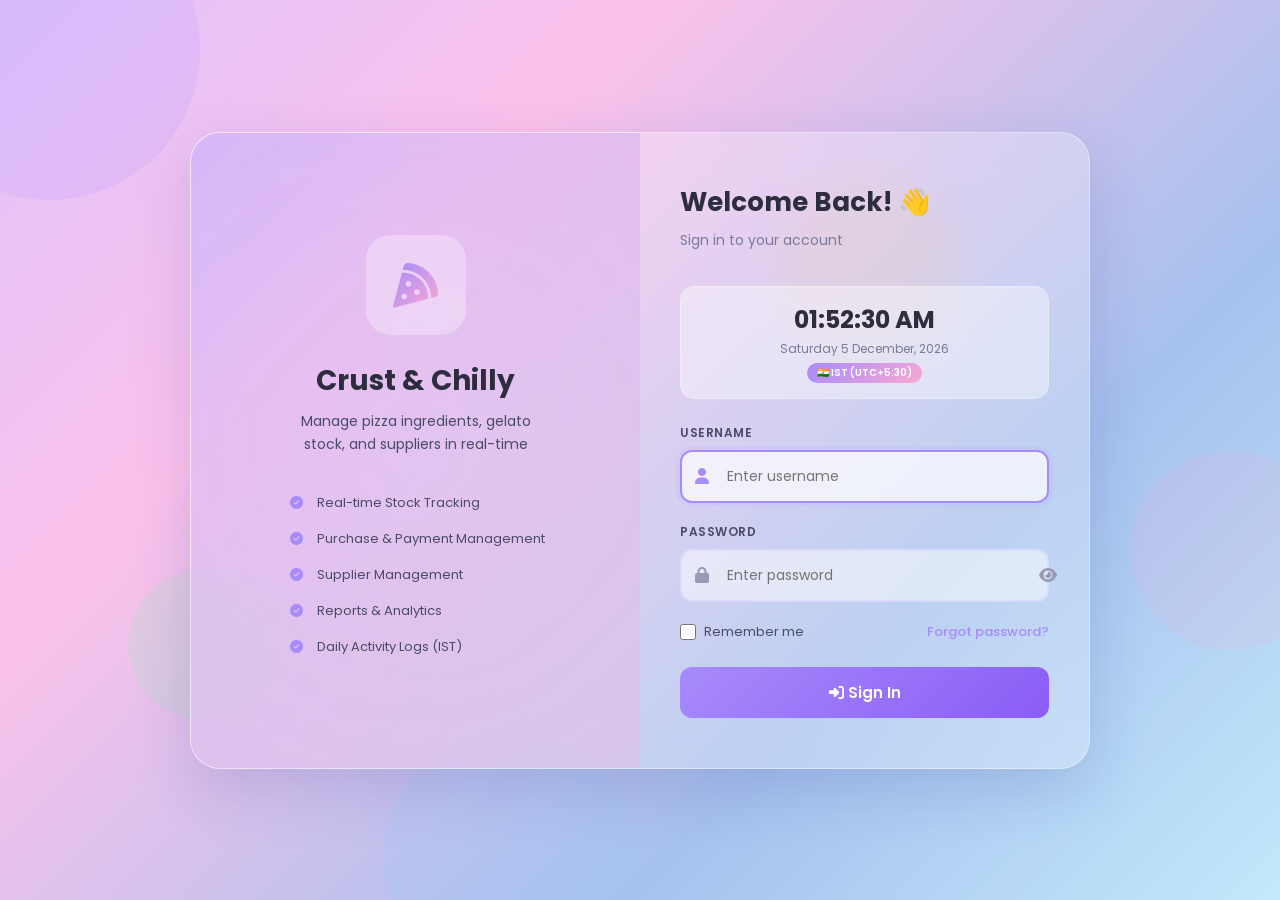
<file: login.html>
<!DOCTYPE html>
<html lang="en">
<head>
    <meta charset="UTF-8">
    <meta name="viewport" content="width=device-width, initial-scale=1.0">
    <title>Inventory System - Login</title>
    <link href="https://fonts.googleapis.com/css2?family=Poppins:wght@300;400;500;600;700&display=swap" rel="stylesheet">
    <link href="https://cdnjs.cloudflare.com/ajax/libs/font-awesome/6.4.0/css/all.min.css" rel="stylesheet">

    <!-- SEO Meta Tags -->
<meta name="description" content="Modern Inventory Management System - Track products, purchases, suppliers, and generate reports">
<meta name="keywords" content="inventory, stock, management, business, warehouse, POS">
<meta name="author" content="AI Tool Cor">
<meta name="robots" content="index, follow">

<!-- Open Graph / Facebook -->
<meta property="og:type" content="website">
<meta property="og:url" content="https://inventory.aitoolcor.com/">
<meta property="og:title" content="Inventory System - AI Tool Cor">
<meta property="og:description" content="Modern Inventory Management System">
<meta property="og:image" content="https://inventory.aitoolcor.com/assets/images/og-image.png">

<!-- Twitter -->
<meta property="twitter:card" content="summary_large_image">
<meta property="twitter:url" content="https://inventory.aitoolcor.com/">
<meta property="twitter:title" content="Inventory System">
<meta property="twitter:description" content="Modern Inventory Management System">

<!-- Favicon -->
<link rel="icon" type="image/png" sizes="32x32" href="/assets/images/favicon-32.png">
<link rel="icon" type="image/png" sizes="16x16" href="/assets/images/favicon-16.png">
<link rel="apple-touch-icon" sizes="180x180" href="/assets/images/apple-touch-icon.png">

<!-- PWA Manifest -->
<link rel="manifest" href="/manifest.json">
<meta name="theme-color" content="#a78bfa">

<!-- iOS PWA -->
<meta name="apple-mobile-web-app-capable" content="yes">
<meta name="apple-mobile-web-app-status-bar-style" content="default">
<meta name="apple-mobile-web-app-title" content="Inventory">

    <style>
        /* ── Reset ── */
        * {
            margin: 0;
            padding: 0;
            box-sizing: border-box;
        }

        body {
            font-family: 'Poppins', sans-serif;
            background: linear-gradient(135deg, #e0c3fc 0%, #fbc2eb 30%, #a6c1ee 70%, #c2e9fb 100%);
            background-attachment: fixed;
            min-height: 100vh;
            display: flex;
            align-items: center;
            justify-content: center;
            padding: 20px;
            overflow: hidden;
        }

        /* ── Animated Background ── */
        .bg-shapes {
            position: fixed;
            top: 0;
            left: 0;
            width: 100%;
            height: 100%;
            z-index: 0;
            overflow: hidden;
        }

        .bg-shapes .shape {
            position: absolute;
            border-radius: 50%;
            opacity: 0.15;
            animation: floatShape 20s infinite ease-in-out;
        }

        .shape:nth-child(1) {
            width: 300px;
            height: 300px;
            background: #a78bfa;
            top: -100px;
            left: -100px;
            animation-delay: 0s;
        }

        .shape:nth-child(2) {
            width: 200px;
            height: 200px;
            background: #f9a8d4;
            top: 50%;
            right: -50px;
            animation-delay: -5s;
        }

        .shape:nth-child(3) {
            width: 250px;
            height: 250px;
            background: #93c5fd;
            bottom: -80px;
            left: 30%;
            animation-delay: -10s;
        }

        .shape:nth-child(4) {
            width: 180px;
            height: 180px;
            background: #fdba74;
            top: 20%;
            right: 25%;
            animation-delay: -15s;
        }

        .shape:nth-child(5) {
            width: 150px;
            height: 150px;
            background: #86efac;
            bottom: 20%;
            left: 10%;
            animation-delay: -8s;
        }

        @keyframes floatShape {
            0%, 100% { transform: translate(0, 0) rotate(0deg) scale(1); }
            25% { transform: translate(30px, -30px) rotate(90deg) scale(1.1); }
            50% { transform: translate(-20px, 20px) rotate(180deg) scale(0.9); }
            75% { transform: translate(20px, 30px) rotate(270deg) scale(1.05); }
        }

        /* ── Login Container ── */
        .login-container {
            position: relative;
            z-index: 1;
            width: 100%;
            max-width: 900px;
            display: flex;
            background: rgba(255, 255, 255, 0.25);
            backdrop-filter: blur(20px);
            -webkit-backdrop-filter: blur(20px);
            border-radius: 30px;
            border: 1px solid rgba(255, 255, 255, 0.4);
            box-shadow: 0 20px 60px rgba(31, 38, 135, 0.15);
            overflow: hidden;
            animation: slideUp 0.6s ease;
        }

        @keyframes slideUp {
            from {
                opacity: 0;
                transform: translateY(30px);
            }
            to {
                opacity: 1;
                transform: translateY(0);
            }
        }

        /* ── Left Panel (Branding) ── */
        .login-branding {
            flex: 1;
            background: linear-gradient(135deg, rgba(167, 139, 250, 0.4), rgba(249, 168, 212, 0.3));
            padding: 50px 40px;
            display: flex;
            flex-direction: column;
            justify-content: center;
            align-items: center;
            text-align: center;
            position: relative;
            overflow: hidden;
        }

        .login-branding::before {
            content: '';
            position: absolute;
            top: -50%;
            left: -50%;
            width: 200%;
            height: 200%;
            background: radial-gradient(circle, rgba(255, 255, 255, 0.1) 0%, transparent 70%);
            animation: rotateBg 30s infinite linear;
        }

        @keyframes rotateBg {
            0% { transform: rotate(0deg); }
            100% { transform: rotate(360deg); }
        }

        .branding-icon {
            width: 100px;
            height: 100px;
            background: rgba(255, 255, 255, 0.3);
            border-radius: 25px;
            display: flex;
            align-items: center;
            justify-content: center;
            margin-bottom: 25px;
            position: relative;
            z-index: 1;
        }

        .branding-icon i {
            font-size: 45px;
            background: linear-gradient(135deg, #a78bfa, #f9a8d4);
            -webkit-background-clip: text;
            -webkit-text-fill-color: transparent;
            background-clip: text;
        }

        .branding-title {
            font-size: 28px;
            font-weight: 700;
            color: #2d2d3f;
            margin-bottom: 8px;
            position: relative;
            z-index: 1;
        }

        .branding-subtitle {
            font-size: 14px;
            color: #4a4a6a;
            max-width: 250px;
            line-height: 1.6;
            position: relative;
            z-index: 1;
        }

        .branding-features {
            margin-top: 30px;
            text-align: left;
            position: relative;
            z-index: 1;
        }

        .branding-features .feature {
            display: flex;
            align-items: center;
            gap: 10px;
            padding: 8px 0;
            font-size: 13px;
            color: #4a4a6a;
        }

        .branding-features .feature i {
            color: #a78bfa;
            width: 20px;
            text-align: center;
        }

        /* ── Right Panel (Form) ── */
        .login-form-section {
            flex: 1;
            padding: 50px 40px;
            display: flex;
            flex-direction: column;
            justify-content: center;
        }

        .login-header {
            margin-bottom: 35px;
        }

        .login-header h1 {
            font-size: 26px;
            font-weight: 700;
            color: #2d2d3f;
            margin-bottom: 8px;
        }

        .login-header p {
            font-size: 14px;
            color: #7a7a9a;
        }

        /* ── Indian Time Display ── */
        .time-display {
            background: rgba(255, 255, 255, 0.4);
            border-radius: 15px;
            padding: 15px 20px;
            margin-bottom: 25px;
            text-align: center;
            border: 1px solid rgba(255, 255, 255, 0.3);
        }

        .time-display .indian-time {
            font-size: 24px;
            font-weight: 700;
            color: #2d2d3f;
            font-variant-numeric: tabular-nums;
        }

        .time-display .indian-date {
            font-size: 12px;
            color: #7a7a9a;
            margin-top: 3px;
        }

        .time-display .timezone-badge {
            display: inline-block;
            padding: 2px 10px;
            background: linear-gradient(135deg, #a78bfa, #f9a8d4);
            color: white;
            font-size: 10px;
            font-weight: 600;
            border-radius: 20px;
            margin-top: 5px;
        }

        /* ── Form Styles ── */
        .form-group {
            margin-bottom: 20px;
            position: relative;
        }

        .form-group label {
            display: block;
            font-size: 12px;
            font-weight: 600;
            color: #4a4a6a;
            text-transform: uppercase;
            letter-spacing: 0.5px;
            margin-bottom: 8px;
        }

        .input-wrapper {
            position: relative;
        }

        .input-wrapper i {
            position: absolute;
            left: 15px;
            top: 50%;
            transform: translateY(-50%);
            color: #9999b3;
            font-size: 16px;
            transition: all 0.3s ease;
        }

        .input-wrapper input {
            width: 100%;
            padding: 14px 15px 14px 45px;
            border: 2px solid rgba(167, 139, 250, 0.15);
            border-radius: 12px;
            background: rgba(255, 255, 255, 0.5);
            font-family: 'Poppins', sans-serif;
            font-size: 14px;
            color: #2d2d3f;
            outline: none;
            transition: all 0.3s ease;
        }

        .input-wrapper input:focus {
            border-color: #a78bfa;
            background: rgba(255, 255, 255, 0.7);
            box-shadow: 0 0 0 4px rgba(167, 139, 250, 0.1);
        }

        .input-wrapper input:focus + i,
        .input-wrapper input:focus ~ i {
            color: #a78bfa;
        }

        .input-wrapper .toggle-password {
            position: absolute;
            right: 15px;
            top: 50%;
            transform: translateY(-50%);
            background: none;
            border: none;
            color: #9999b3;
            cursor: pointer;
            font-size: 16px;
            padding: 5px;
        }

        .input-wrapper .toggle-password:hover {
            color: #a78bfa;
        }

        /* ── Remember & Forgot ── */
        .form-options {
            display: flex;
            align-items: center;
            justify-content: space-between;
            margin-bottom: 25px;
        }

        .remember-me {
            display: flex;
            align-items: center;
            gap: 8px;
            cursor: pointer;
            font-size: 13px;
            color: #4a4a6a;
        }

        .remember-me input[type="checkbox"] {
            width: 16px;
            height: 16px;
            accent-color: #a78bfa;
            cursor: pointer;
        }

        .forgot-link {
            font-size: 13px;
            color: #a78bfa;
            text-decoration: none;
            font-weight: 500;
            transition: all 0.3s ease;
        }

        .forgot-link:hover {
            color: #8b5cf6;
        }

        /* ── Login Button ── */
        .login-btn {
            width: 100%;
            padding: 14px;
            border: none;
            border-radius: 12px;
            background: linear-gradient(135deg, #a78bfa, #8b5cf6);
            color: white;
            font-family: 'Poppins', sans-serif;
            font-size: 15px;
            font-weight: 600;
            cursor: pointer;
            transition: all 0.3s ease;
            display: flex;
            align-items: center;
            justify-content: center;
            gap: 10px;
            position: relative;
            overflow: hidden;
        }

        .login-btn:hover {
            transform: translateY(-2px);
            box-shadow: 0 8px 25px rgba(167, 139, 250, 0.4);
        }

        .login-btn:active {
            transform: translateY(0);
        }

        .login-btn.loading {
            pointer-events: none;
            opacity: 0.8;
        }

        .login-btn .spinner {
            display: none;
            width: 20px;
            height: 20px;
            border: 3px solid rgba(255, 255, 255, 0.3);
            border-top: 3px solid white;
            border-radius: 50%;
            animation: spin 0.8s linear infinite;
        }

        .login-btn.loading .spinner {
            display: block;
        }

        .login-btn.loading .btn-text {
            display: none;
        }

        @keyframes spin {
            0% { transform: rotate(0deg); }
            100% { transform: rotate(360deg); }
        }

        /* ── Error Message ── */
        .error-message {
            background: rgba(239, 68, 68, 0.1);
            border: 1px solid rgba(239, 68, 68, 0.2);
            color: #ef4444;
            padding: 12px 15px;
            border-radius: 10px;
            font-size: 13px;
            margin-bottom: 20px;
            display: none;
            align-items: center;
            gap: 8px;
            animation: shakeError 0.5s ease;
        }

        .error-message.show {
            display: flex;
        }

        @keyframes shakeError {
            0%, 100% { transform: translateX(0); }
            25% { transform: translateX(-5px); }
            75% { transform: translateX(5px); }
        }

        /* ── Default Credentials ── */
        .default-creds {
            margin-top: 25px;
            padding: 15px;
            background: rgba(167, 139, 250, 0.08);
            border-radius: 12px;
            border: 1px solid rgba(167, 139, 250, 0.12);
        }

        .default-creds h4 {
            font-size: 11px;
            font-weight: 600;
            color: #7a7a9a;
            text-transform: uppercase;
            letter-spacing: 0.5px;
            margin-bottom: 8px;
        }

        .cred-item {
            display: flex;
            align-items: center;
            gap: 8px;
            padding: 4px 0;
            font-size: 13px;
            color: #4a4a6a;
        }

        .cred-item span {
            font-weight: 600;
            color: #a78bfa;
            cursor: pointer;
            transition: all 0.3s ease;
        }

        .cred-item span:hover {
            color: #8b5cf6;
        }

        /* ── Session Info ── */
        .session-info {
            margin-top: 15px;
            padding: 10px 15px;
            background: rgba(34, 197, 94, 0.08);
            border-radius: 10px;
            border: 1px solid rgba(34, 197, 94, 0.15);
            font-size: 12px;
            color: #4a4a6a;
            display: none;
        }

        .session-info i {
            color: #22c55e;
            margin-right: 5px;
        }

        /* ── Responsive ── */
        @media (max-width: 768px) {
            .login-container {
                flex-direction: column;
                max-width: 420px;
                border-radius: 25px;
            }

            .login-branding {
                padding: 30px 25px;
            }

            .branding-features {
                display: none;
            }

            .branding-title {
                font-size: 22px;
            }

            .branding-icon {
                width: 70px;
                height: 70px;
            }

            .branding-icon i {
                font-size: 32px;
            }

            .login-form-section {
                padding: 30px 25px;
            }

            .login-header h1 {
                font-size: 22px;
            }
        }

        @media (max-width: 480px) {
            body {
                padding: 10px;
            }

            .login-container {
                border-radius: 20px;
            }

            .login-branding {
                padding: 25px 20px;
            }

            .login-form-section {
                padding: 25px 20px;
            }

            .time-display .indian-time {
                font-size: 20px;
            }
        }
    </style>
</head>
<body>
    <!-- Animated Background -->
    <div class="bg-shapes">
        <div class="shape"></div>
        <div class="shape"></div>
        <div class="shape"></div>
        <div class="shape"></div>
        <div class="shape"></div>
    </div>

    <!-- Login Container -->
    <div class="login-container">
        <!-- Left Branding Panel -->
        <div class="login-branding">
            <div class="branding-icon">
                <i class="fas fa-pizza-slice"></i>
            </div>
            <h2 class="branding-title">Crust & Chilly</h2>
            <p class="branding-subtitle">Manage pizza ingredients, gelato stock, and suppliers in real-time</p>

            <div class="branding-features">
                <div class="feature">
                    <i class="fas fa-check-circle"></i>
                    <span>Real-time Stock Tracking</span>
                </div>
                <div class="feature">
                    <i class="fas fa-check-circle"></i>
                    <span>Purchase & Payment Management</span>
                </div>
                <div class="feature">
                    <i class="fas fa-check-circle"></i>
                    <span>Supplier Management</span>
                </div>
                <div class="feature">
                    <i class="fas fa-check-circle"></i>
                    <span>Reports & Analytics</span>
                </div>
                <div class="feature">
                    <i class="fas fa-check-circle"></i>
                    <span>Daily Activity Logs (IST)</span>
                </div>
            </div>
        </div>

        <!-- Right Form Panel -->
        <div class="login-form-section">
            <div class="login-header">
                <h1>Welcome Back! 👋</h1>
                <p>Sign in to your account</p>
            </div>

            <!-- Indian Time Display -->
            <div class="time-display">
                <div class="indian-time" id="indianTime">--:--:-- --</div>
                <div class="indian-date" id="indianDate">Loading...</div>
                <span class="timezone-badge">🇮🇳 IST (UTC+5:30)</span>
            </div>

            <!-- Error Message -->
            <div class="error-message" id="errorMessage">
                <i class="fas fa-exclamation-circle"></i>
                <span id="errorText">Invalid credentials</span>
            </div>

            <!-- Login Form -->
            <form id="loginForm" onsubmit="return false;">
                <div class="form-group">
                    <label>Username</label>
                    <div class="input-wrapper">
                        <input type="text" id="username" placeholder="Enter username" autocomplete="username" required>
                        <i class="fas fa-user"></i>
                    </div>
                </div>

                <div class="form-group">
                    <label>Password</label>
                    <div class="input-wrapper">
                        <input type="password" id="password" placeholder="Enter password" autocomplete="current-password" required>
                        <i class="fas fa-lock"></i>
                        <button type="button" class="toggle-password" id="togglePassword">
                            <i class="fas fa-eye"></i>
                        </button>
                    </div>
                </div>

                <div class="form-options">
                    <label class="remember-me">
                        <input type="checkbox" id="rememberMe">
                        <span>Remember me</span>
                    </label>
                    <a href="#" class="forgot-link" onclick="showForgot()">Forgot password?</a>
                </div>

                <button type="submit" class="login-btn" id="loginBtn">
                    <span class="btn-text"><i class="fas fa-sign-in-alt"></i> Sign In</span>
                    <div class="spinner"></div>
                </button>
            </form>

            <!-- Default Credentials
            <div class="default-creds">
                <h4>Demo Credentials</h4>
                <div class="cred-item">
                    👤 Username: <span onclick="fillCredentials('admin', 'admin123')">admin</span>
                </div>
                <div class="cred-item">
                    🔑 Password: <span onclick="fillCredentials('admin', 'admin123')">admin123</span>
                </div>
            </div> -->

            <!-- Session Info -->
            <div class="session-info" id="sessionInfo">
                <i class="fas fa-info-circle"></i>
                <span id="sessionText"></span>
            </div>
        </div>
    </div>

    <script>
        /* ============================================
           LOGIN PAGE SCRIPT
           ============================================ */

        // ── Default Users ──
        const DEFAULT_USERS = [
            {
                username: 'admin',
                password: 'admin123',
                name: 'Sanket Barot',
                role: 'Admin',
                avatar: 'S'
            },
            {
                username: 'manager',
                password: 'manager123',
                name: 'Manager',
                role: 'Manager',
                avatar: '👨‍💼'
            },
            {
                username: 'staff',
                password: 'staff123',
                name: 'Staff',
                role: 'Staff',
                avatar: '👷'
            }
        ];

        // Initialize users in storage if not exists
        if (!localStorage.getItem('inv_users')) {
            localStorage.setItem('inv_users', JSON.stringify(DEFAULT_USERS));
        } else {
            // Force update Admin name to Sanket Barot
            try {
                let currentUsers = JSON.parse(localStorage.getItem('inv_users'));
                let adminUser = currentUsers.find(u => u.username === 'admin');
                if (adminUser && adminUser.name === 'Admin') {
                    adminUser.name = 'Sanket Barot';
                    adminUser.avatar = 'S';
                    localStorage.setItem('inv_users', JSON.stringify(currentUsers));
                }
            } catch(e) {}
        }

        // ── Indian Time (IST) ──
        function updateIndianTime() {
            const options = {
                timeZone: 'Asia/Kolkata',
                hour: '2-digit',
                minute: '2-digit',
                second: '2-digit',
                hour12: true
            };

            const dateOptions = {
                timeZone: 'Asia/Kolkata',
                weekday: 'long',
                year: 'numeric',
                month: 'long',
                day: 'numeric'
            };

            const now = new Date();
            const timeStr = now.toLocaleTimeString('en-IN', options);
            const dateStr = now.toLocaleDateString('en-IN', dateOptions);

            document.getElementById('indianTime').textContent = timeStr.toUpperCase();
            document.getElementById('indianDate').textContent = dateStr;
        }

        updateIndianTime();
        setInterval(updateIndianTime, 1000);

        // ── Toggle Password ──
        document.getElementById('togglePassword').addEventListener('click', function () {
            const passwordInput = document.getElementById('password');
            const icon = this.querySelector('i');

            if (passwordInput.type === 'password') {
                passwordInput.type = 'text';
                icon.classList.replace('fa-eye', 'fa-eye-slash');
            } else {
                passwordInput.type = 'password';
                icon.classList.replace('fa-eye-slash', 'fa-eye');
            }
        });

        // ── Fill Credentials ──
        function fillCredentials(username, password) {
            document.getElementById('username').value = username;
            document.getElementById('password').value = password;
            hideError();
        }

        // ── Show/Hide Error ──
        function showError(message) {
            const errorEl = document.getElementById('errorMessage');
            document.getElementById('errorText').textContent = message;
            errorEl.classList.add('show');
        }

        function hideError() {
            document.getElementById('errorMessage').classList.remove('show');
        }

        // ── Login Form Submit ──
        document.getElementById('loginForm').addEventListener('submit', function (e) {
            e.preventDefault();
            handleLogin();
        });

        function handleLogin() {
            const username = document.getElementById('username').value.trim().toLowerCase();
            const password = document.getElementById('password').value;
            const rememberMe = document.getElementById('rememberMe').checked;
            const loginBtn = document.getElementById('loginBtn');

            hideError();

            if (!username || !password) {
                showError('Please enter both username and password');
                return;
            }

            // Show loading
            loginBtn.classList.add('loading');

            // Simulate network delay
            setTimeout(() => {
                const users = JSON.parse(localStorage.getItem('inv_users') || '[]');
                const user = users.find(u =>
                    u.username.toLowerCase() === username && u.password === password
                );

                if (user) {
                    // Login success
                    const session = {
                        userId: user.username,
                        name: user.name,
                        role: user.role,
                        avatar: user.avatar,
                        loginTime: getIndianTime(),
                        loginDate: getIndianDate(),
                        loginTimestamp: new Date().toISOString(),
                        isLoggedIn: true
                    };

                    // Save session
                    if (rememberMe) {
                        localStorage.setItem('inv_session', JSON.stringify(session));
                    } else {
                        sessionStorage.setItem('inv_session', JSON.stringify(session));
                    }

                    // Log activity
                    logActivity('login', `${user.name} logged in`, user.username);

                    // Redirect
                    window.location.href = 'index.html';
                } else {
                    showError('Invalid username or password');
                    loginBtn.classList.remove('loading');

                    // Log failed attempt
                    logActivity('login_failed', `Failed login attempt for "${username}"`, username);
                }
            }, 1000);
        }

        // ── Get Indian Time ──
        function getIndianTime() {
            return new Date().toLocaleTimeString('en-IN', {
                timeZone: 'Asia/Kolkata',
                hour: '2-digit',
                minute: '2-digit',
                second: '2-digit',
                hour12: true
            });
        }

        function getIndianDate() {
            return new Date().toLocaleDateString('en-IN', {
                timeZone: 'Asia/Kolkata',
                year: 'numeric',
                month: '2-digit',
                day: '2-digit'
            });
        }

        function getIndianISODate() {
            const now = new Date();
            const istOffset = 5.5 * 60 * 60 * 1000;
            const istDate = new Date(now.getTime() + istOffset - (now.getTimezoneOffset() * 60 * 1000));
            return istDate.toISOString().split('T')[0];
        }

        // ── Activity Log ──
        function logActivity(type, message, userId) {
            const logs = JSON.parse(localStorage.getItem('inv_activity_log') || '[]');
            logs.push({
                id: Date.now(),
                type: type,
                message: message,
                userId: userId,
                time: getIndianTime(),
                date: getIndianDate(),
                isoDate: getIndianISODate(),
                timestamp: new Date().toISOString()
            });

            // Keep only last 500 entries
            if (logs.length > 500) {
                logs.splice(0, logs.length - 500);
            }

            localStorage.setItem('inv_activity_log', JSON.stringify(logs));
        }

        // ── Forgot Password ──
        function showForgot() {
            alert('📧 Contact your administrator to reset password.\n\nDefault Credentials:\n👤 admin / admin123\n👨‍💼 manager / manager123\n👷 staff / staff123');
        }

        // ── Check if already logged in ──
        function checkExistingSession() {
            const session = JSON.parse(localStorage.getItem('inv_session') || sessionStorage.getItem('inv_session') || 'null');

            if (session && session.isLoggedIn) {
                const sessionInfo = document.getElementById('sessionInfo');
                const sessionText = document.getElementById('sessionText');
                sessionInfo.style.display = 'block';
                sessionText.textContent = `Last login: ${session.name} on ${session.loginDate} at ${session.loginTime}`;

                // Auto redirect after 2 seconds
                setTimeout(() => {
                    window.location.href = 'index.html';
                }, 1500);
            }
        }

        checkExistingSession();

        // ── Enter key support ──
        document.getElementById('password').addEventListener('keypress', function (e) {
            if (e.key === 'Enter') {
                handleLogin();
            }
        });

        document.getElementById('username').addEventListener('keypress', function (e) {
            if (e.key === 'Enter') {
                document.getElementById('password').focus();
            }
        });

        // ── Focus first input ──
        document.getElementById('username').focus();
    </script>
</body>
</html>
</file>
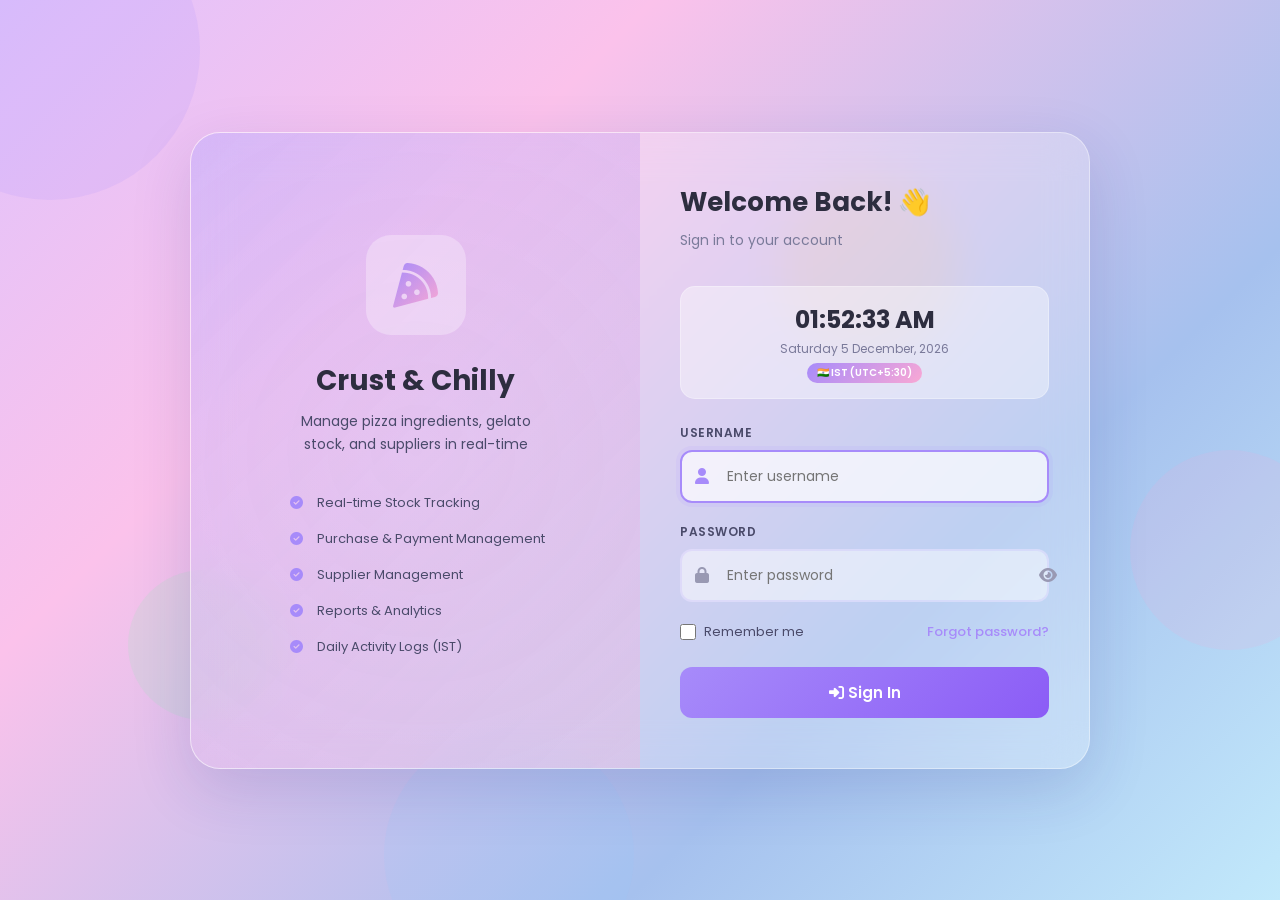
<file: purchase.html>
<!DOCTYPE html>
<html lang="en">
<head>
    <meta charset="UTF-8">
    <meta name="viewport" content="width=device-width, initial-scale=1.0">
    <title>Crust & Chilly - Purchase</title>
    <link href="https://fonts.googleapis.com/css2?family=Poppins:wght@300;400;500;600;700&display=swap" rel="stylesheet">
    <link href="https://cdnjs.cloudflare.com/ajax/libs/font-awesome/6.4.0/css/all.min.css" rel="stylesheet">
    <link rel="stylesheet" href="css/style.css">
    <link rel="stylesheet" href="css/responsive.css">
    <!-- SEO Meta Tags -->
<meta name="description" content="Modern Inventory Management System - Track products, purchases, suppliers, and generate reports">
<meta name="keywords" content="inventory, stock, management, business, warehouse, POS">
<meta name="author" content="AI Tool Cor">
<meta name="robots" content="index, follow">

<!-- Open Graph / Facebook -->
<meta property="og:type" content="website">
<meta property="og:url" content="https://inventory.aitoolcor.com/">
<meta property="og:title" content="Inventory System - AI Tool Cor">
<meta property="og:description" content="Modern Inventory Management System">
<meta property="og:image" content="https://inventory.aitoolcor.com/assets/images/og-image.png">

<!-- Twitter -->
<meta property="twitter:card" content="summary_large_image">
<meta property="twitter:url" content="https://inventory.aitoolcor.com/">
<meta property="twitter:title" content="Inventory System">
<meta property="twitter:description" content="Modern Inventory Management System">

<!-- Favicon -->
<link rel="icon" type="image/png" sizes="32x32" href="/assets/images/favicon-32.png">
<link rel="icon" type="image/png" sizes="16x16" href="/assets/images/favicon-16.png">
<link rel="apple-touch-icon" sizes="180x180" href="/assets/images/apple-touch-icon.png">

<!-- PWA Manifest -->
<link rel="manifest" href="/manifest.json">
<meta name="theme-color" content="#a78bfa">

<!-- iOS PWA -->
<meta name="apple-mobile-web-app-capable" content="yes">
<meta name="apple-mobile-web-app-status-bar-style" content="default">
<meta name="apple-mobile-web-app-title" content="Inventory">
</head>
<body>
    <div class="app-container">
        <aside class="sidebar" id="sidebar">
            <div class="sidebar-header">
                <div class="logo">
                    <i class="fas fa-pizza-slice"></i>
                    <div class="logo-text">
                        <span class="logo-title">CRUST & CHILLY</span>
                        <span class="logo-subtitle">INVENTORY</span>
                    </div>
                </div>
                <button class="sidebar-close" id="sidebarClose"><i class="fas fa-times"></i></button>
            </div>
            <nav class="sidebar-nav">
                <ul>
                    <li><a href="index.html"><i class="fas fa-chart-pie"></i><span>Dashboard</span></a></li>
                    <li><a href="inventory.html"><i class="fas fa-box"></i><span>Inventory</span></a></li>
                    <li class="active"><a href="purchase.html"><i class="fas fa-cart-plus"></i><span>Purchase</span></a></li>
                    <li><a href="stockout.html"><i class="fas fa-dolly"></i><span>Stock Out</span></a></li>
                    <li><a href="suppliers.html"><i class="fas fa-truck"></i><span>Suppliers</span></a></li>
                    <li><a href="reports.html"><i class="fas fa-file-lines"></i><span>Reports</span></a></li>
                    <li><a href="settings.html"><i class="fas fa-cog"></i><span>Settings</span></a></li>
                </ul>
            </nav>
            <div class="sidebar-profile-wrapper"></div>
        </aside>

        <div class="sidebar-overlay" id="sidebarOverlay"></div>

        <main class="main-content">
            <header class="header">
                <div class="header-left">
                    <button class="menu-toggle" id="menuToggle"><i class="fas fa-bars"></i></button>
                    <h2 class="page-title">📥 Purchase Management</h2>
                </div>
                <div class="header-right">
                    <div class="notification" id="notificationBtn">
                        <i class="fas fa-bell"></i>
                        <span class="badge" id="notifBadge">0</span>
                    </div>
                    <div class="user-profile">
                        <div class="avatar"><i class="fas fa-user"></i></div>
                        <span class="user-name">Admin</span>
                    </div>
                </div>
            </header>

            <div class="page-content">
                <div class="toolbar glass-card">
                    <div class="toolbar-left">
                        <div class="search-box">
                            <i class="fas fa-search"></i>
                            <input type="text" placeholder="Search purchases..." id="purchaseSearch">
                        </div>
                        <input type="date" class="filter-date" id="purchaseDateFilter">
                    </div>
                    <div class="toolbar-right">
                        <button class="btn btn-primary" id="addPurchaseBtn">
                            <i class="fas fa-plus"></i> New Purchase
                        </button>
                    </div>
                </div>

                <div class="glass-card">
                    <div class="table-responsive">
                        <table class="data-table" id="purchasesTable">
                            <thead>
                                <tr>
                                    <th>Date</th>
                                    <th>Invoice</th>
                                    <th>Supplier</th>
                                    <th>Items</th>
                                    <th>Total</th>
                                    <th>Paid</th>
                                    <th>Due</th>
                                    <th>Status</th>
                                    <th>Actions</th>
                                </tr>
                            </thead>
                            <tbody id="purchasesTableBody">
                                <tr>
                                    <td colspan="9" class="empty-state">
                                        <i class="fas fa-cart-plus"></i>
                                        <p>No purchases recorded yet</p>
                                    </td>
                                </tr>
                            </tbody>
                        </table>
                    </div>
                </div>
            </div>
        </main>
    </div>

    <!-- Purchase Modal -->
    <div class="modal-overlay" id="purchaseModal">
        <div class="modal glass-modal modal-large">
            <div class="modal-header">
                <h2 id="purchaseModalTitle">New Purchase</h2>
                <button class="modal-close" id="closePurchaseModal"><i class="fas fa-times"></i></button>
            </div>
            <div class="modal-body">
                <form id="purchaseForm">
                    <input type="hidden" id="purchaseId">
                    <div class="form-grid">
                        <div class="form-group">
                            <label>Supplier *</label>
                            <select id="purchaseSupplier" required>
                                <option value="">Select Supplier</option>
                            </select>
                        </div>
                        <div class="form-group">
                            <label>Invoice No *</label>
                            <input type="text" id="purchaseInvoice" required placeholder="INV-001">
                        </div>
                        <div class="form-group">
                            <label>Date *</label>
                            <input type="date" id="purchaseDate" required>
                        </div>
                        <div class="form-group">
                            <label>Due Date</label>
                            <input type="date" id="purchaseDueDate">
                        </div>
                    </div>

                    <!-- Product Lines -->
                    <div class="product-lines-section">
                        <div class="section-header">
                            <h3>Products</h3>
                            <button type="button" class="btn btn-small btn-purple" id="addProductLine">
                                <i class="fas fa-plus"></i> Add Product
                            </button>
                        </div>
                        <div class="table-responsive">
                            <table class="data-table product-lines-table">
                                <thead>
                                    <tr>
                                        <th>Product</th>
                                        <th>Qty</th>
                                        <th>Rate</th>
                                        <th>Total</th>
                                        <th></th>
                                    </tr>
                                </thead>
                                <tbody id="productLinesBody">
                                </tbody>
                            </table>
                        </div>
                    </div>

                    <!-- Payment Section -->
                    <div class="form-grid payment-section">
                        <div class="form-group">
                            <label>Total Amount</label>
                            <input type="number" id="purchaseTotal" readonly class="total-field">
                        </div>
                        <div class="form-group">
                            <label>Paid Amount</label>
                            <input type="number" id="purchasePaid" value="0" min="0" step="0.01">
                        </div>
                        <div class="form-group">
                            <label>Due Amount</label>
                            <input type="number" id="purchaseDue" readonly class="due-field">
                        </div>
                    </div>
                </form>
            </div>
            <div class="modal-footer">
                <button class="btn btn-secondary" id="cancelPurchase">Cancel</button>
                <button class="btn btn-primary" id="savePurchase">Save Purchase</button>
            </div>
        </div>
    </div>

    <!-- Payment Modal -->
    <div class="modal-overlay" id="paymentModal">
        <div class="modal glass-modal modal-small">
            <div class="modal-header">
                <h2>Make Payment</h2>
                <button class="modal-close" id="closePaymentModal"><i class="fas fa-times"></i></button>
            </div>
            <div class="modal-body">
                <form id="paymentForm">
                    <input type="hidden" id="paymentPurchaseId">
                    <div class="form-group">
                        <label>Due Amount</label>
                        <input type="number" id="paymentDueDisplay" readonly>
                    </div>
                    <div class="form-group">
                        <label>Payment Amount *</label>
                        <input type="number" id="paymentAmount" required min="1" step="0.01">
                    </div>
                    <div class="form-group">
                        <label>Payment Date</label>
                        <input type="date" id="paymentDate">
                    </div>
                    <div class="form-group">
                        <label>Note</label>
                        <input type="text" id="paymentNote" placeholder="Payment note...">
                    </div>
                </form>
            </div>
            <div class="modal-footer">
                <button class="btn btn-secondary" id="cancelPayment">Cancel</button>
                <button class="btn btn-primary" id="savePayment">Save Payment</button>
            </div>
        </div>
    </div>

    <!-- Notification Panel -->
    <div class="notification-panel" id="notificationPanel">
        <div class="notif-header">
            <h3>Notifications</h3>
            <button class="notif-close" id="notifClose"><i class="fas fa-times"></i></button>
        </div>
        <div class="notif-body" id="notifBody"></div>
    </div>

    <script src="js/storage.js"></script>
    <script src="js/firebase-sync.js"></script>
    <script src="js/app.js"></script>
    <script src="js/simulator.js"></script>
    <script src="js/purchase.js"></script>
</body>
</html>
</file>
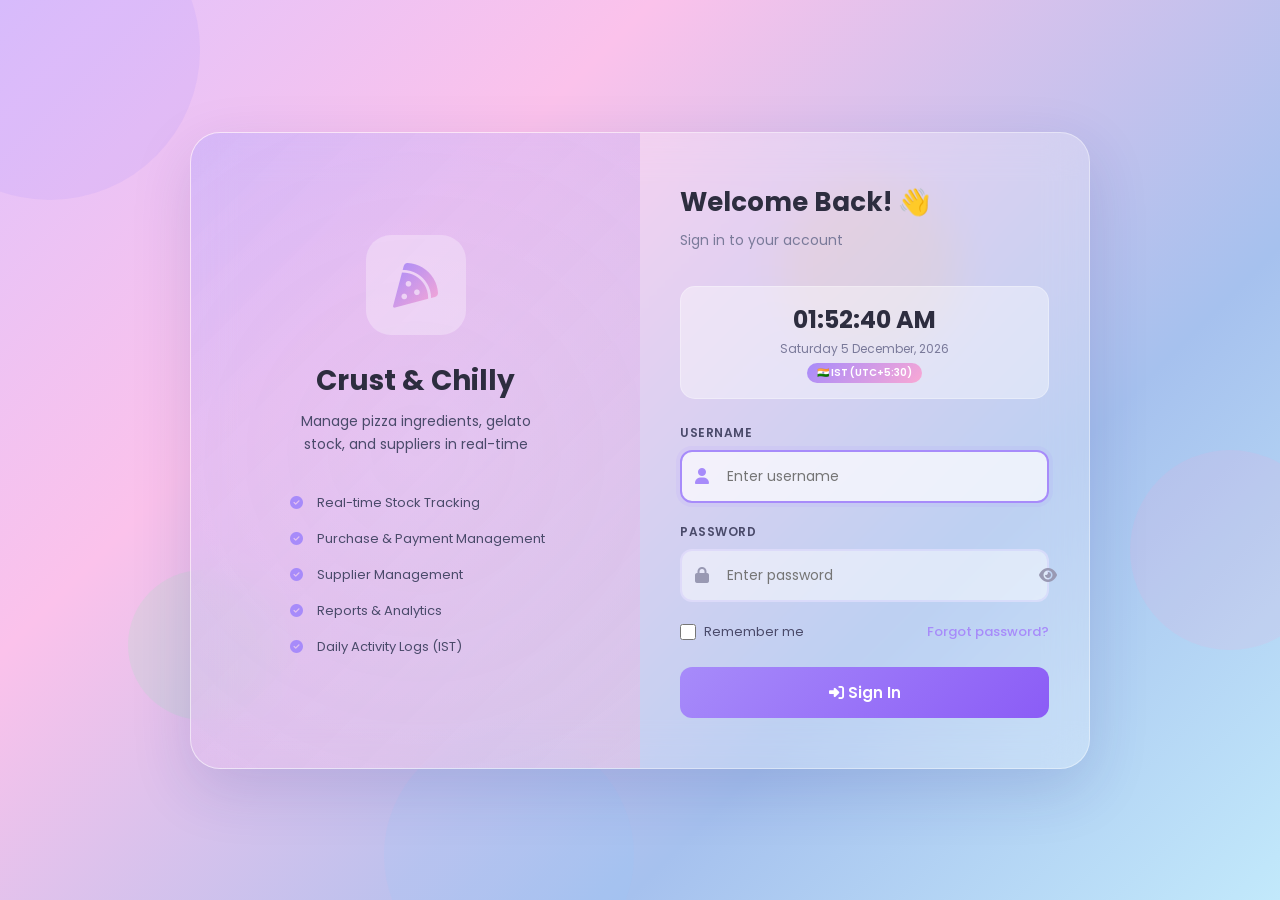
<file: settings.html>
<!DOCTYPE html>
<html lang="en">
<head>
    <meta charset="UTF-8">
    <meta name="viewport" content="width=device-width, initial-scale=1.0">
    <title>Crust & Chilly - Settings</title>
    <link href="https://fonts.googleapis.com/css2?family=Poppins:wght@300;400;500;600;700&display=swap" rel="stylesheet">
    <link href="https://cdnjs.cloudflare.com/ajax/libs/font-awesome/6.4.0/css/all.min.css" rel="stylesheet">
    <link rel="stylesheet" href="css/style.css">
    <link rel="stylesheet" href="css/responsive.css">

    <!-- SEO Meta Tags -->
    <meta name="description" content="Modern Inventory Management System - Track products, purchases, suppliers, and generate reports">
    <meta name="keywords" content="inventory, stock, management, business, warehouse, POS">
    <meta name="author" content="AI Tool Cor">
    <meta name="robots" content="index, follow">
</head>
<body>
    <div class="app-container">
        <!-- Sidebar -->
        <aside class="sidebar" id="sidebar">
            <div class="sidebar-header">
                <div class="logo">
                    <i class="fas fa-pizza-slice"></i>
                    <div class="logo-text">
                        <span class="logo-title">CRUST & CHILLY</span>
                        <span class="logo-subtitle">INVENTORY</span>
                    </div>
                </div>
                <button class="sidebar-close" id="sidebarClose">
                    <i class="fas fa-times"></i>
                </button>
            </div>
            <nav class="sidebar-nav">
                <ul>
                    <li><a href="index.html"><i class="fas fa-chart-pie"></i><span>Dashboard</span></a></li>
                    <li><a href="inventory.html"><i class="fas fa-box"></i><span>Inventory</span></a></li>
                    <li><a href="purchase.html"><i class="fas fa-cart-plus"></i><span>Purchase</span></a></li>
                    <li><a href="stockout.html"><i class="fas fa-dolly"></i><span>Stock Out</span></a></li>
                    <li><a href="suppliers.html"><i class="fas fa-truck"></i><span>Suppliers</span></a></li>
                    <li><a href="reports.html"><i class="fas fa-file-lines"></i><span>Reports</span></a></li>
                    <li class="active"><a href="settings.html"><i class="fas fa-cog"></i><span>Settings</span></a></li>
                </ul>
            </nav>
            <div class="sidebar-profile-wrapper"></div>
        </aside>

        <div class="sidebar-overlay" id="sidebarOverlay"></div>

        <!-- Main Content -->
        <main class="main-content">
            <!-- Header -->
            <header class="header">
                <div class="header-left">
                    <button class="menu-toggle" id="menuToggle">
                        <i class="fas fa-bars"></i>
                    </button>
                    <h2 class="page-title">⚙️ System Settings</h2>
                </div>
                <div class="header-right">
                    <div class="notification" id="notificationBtn">
                        <i class="fas fa-bell"></i>
                        <span class="badge" id="notifBadge">0</span>
                    </div>
                    <div class="user-profile">
                        <div class="avatar"><i class="fas fa-user"></i></div>
                        <span class="user-name">Admin</span>
                    </div>
                </div>
            </header>

            <!-- Page Content -->
            <div class="page-content">
                <div class="row-grid settings-grid-layout">
                    <!-- Column 1: Theme Selector & Backup -->
                    <div style="display: flex; flex-direction: column; gap: 20px;">


                        <!-- Backup & Restore Card -->
                        <div class="glass-card settings-card">
                            <div class="card-header-icon">
                                <i class="fas fa-file-export"></i>
                                <h3>Data Backup & Restore</h3>
                            </div>
                            <p class="settings-desc">Download a complete backup of your local inventory database or restore your system from a previous backup file.</p>
                            
                            <div style="display: flex; flex-direction: column; gap: 15px;">
                                <button class="btn btn-primary full-width" id="exportBackupBtn">
                                    <i class="fas fa-download"></i> Export JSON Backup
                                </button>
                                <div style="display: flex; align-items: center; justify-content: center; border: 2px dashed var(--glass-border); border-radius: var(--radius-md); padding: 18px; position: relative; cursor: pointer; background: rgba(0,0,0,0.02); transition: var(--transition);" id="importDragArea">
                                    <input type="file" id="importBackupInput" accept=".json" style="position: absolute; top: 0; left: 0; width: 100%; height: 100%; opacity: 0; cursor: pointer;">
                                    <div style="text-align: center; color: var(--text-medium); font-size: 13px;" id="importStatusText">
                                        <i class="fas fa-file-import" style="font-size: 24px; margin-bottom: 8px; color: var(--purple); display: block; margin-left: auto; margin-right: auto;"></i>
                                        <span>Click or drag JSON backup here</span>
                                    </div>
                                </div>
                                <button class="btn btn-danger full-width" id="clearDataBtn" style="background: var(--red); color: white; border: none; padding: 12px; border-radius: var(--radius-md); font-weight: 600; cursor: pointer; display: flex; align-items: center; justify-content: center; gap: 8px; transition: var(--transition);">
                                    <i class="fas fa-trash-alt"></i> Reset Database (Clear All Data)
                                </button>
                            </div>
                        </div>
                    </div>

                    <!-- Column 2: Firebase Sync Config -->
                    <div class="glass-card settings-card">
                        <div class="card-header-icon">
                            <i class="fas fa-cloud"></i>
                            <h3>Firebase Cloud Sync</h3>
                        </div>
                        <p class="settings-desc">Link your own Firebase Firestore project to synchronize inventory data across multiple devices in real-time.</p>
                        
                        <div class="sync-toggle-wrapper">
                            <div class="toggle-info">
                                <span class="toggle-title">Enable Real-Time Cloud Sync</span>
                                <span class="toggle-sub">Requires internet connection and Firestore setup</span>
                            </div>
                            <label class="switch">
                                <input type="checkbox" id="firebaseSyncToggle">
                                <span class="slider round"></span>
                            </label>
                        </div>

                        <div class="status-wrapper">
                            <span>Connection Status:</span>
                            <span id="syncStatusBadge" class="status-badge status-offline">
                                <i class="fas fa-circle-xmark"></i> Sync Disabled
                            </span>
                        </div>

                        <form id="firebaseConfigForm" class="firebase-form">
                            <div class="form-grid">
                                <div class="form-group full-width">
                                    <label>API Key *</label>
                                    <input type="password" id="fbApiKey" required placeholder="AIzaSy...">
                                </div>
                                <div class="form-group">
                                    <label>Project ID *</label>
                                    <input type="text" id="fbProjectId" required placeholder="my-inventory-app">
                                </div>
                                <div class="form-group">
                                    <label>Auth Domain</label>
                                    <input type="text" id="fbAuthDomain" placeholder="my-inventory-app.firebaseapp.com">
                                </div>
                                <div class="form-group">
                                    <label>Storage Bucket</label>
                                    <input type="text" id="fbStorageBucket" placeholder="my-inventory-app.appspot.com">
                                </div>
                                <div class="form-group">
                                    <label>Messaging Sender ID</label>
                                    <input type="text" id="fbMessagingSenderId" placeholder="1234567890">
                                </div>
                                <div class="form-group full-width">
                                    <label>App ID *</label>
                                    <input type="text" id="fbAppId" required placeholder="1:1234567890:web:abcdef123456">
                                </div>
                            </div>
                            <div class="firebase-actions">
                                <button type="button" class="btn btn-secondary" id="testFirebaseBtn">
                                    <i class="fas fa-plug"></i> Test Connection
                                </button>
                                <button type="submit" class="btn btn-primary" id="saveFirebaseBtn">
                                    <i class="fas fa-floppy-disk"></i> Save & Sync
                                </button>
                            </div>
                        </form>

                        <!-- Firebase Console Logs -->
                        <div class="console-wrapper">
                            <div class="console-header">
                                <span><i class="fas fa-terminal"></i> Synchronization Activity Log</span>
                                <button class="btn btn-small btn-secondary" id="clearLogsBtn">
                                    <i class="fas fa-trash-can"></i> Clear
                                </button>
                            </div>
                            <div class="console-body" id="firebaseSyncConsole">
                                <div class="console-placeholder">// Console logs empty. Toggle sync or connect to view logs...</div>
                            </div>
                        </div>
                    </div>
                </div>
            </div>
        </main>
    </div>

    <!-- Notification Panel -->
    <div class="notification-panel" id="notificationPanel">
        <div class="notif-header">
            <h3>Notifications</h3>
            <button class="notif-close" id="notifClose"><i class="fas fa-times"></i></button>
        </div>
        <div class="notif-body" id="notifBody"></div>
    </div>

    <!-- Firebase Sync dependencies -->
    <script src="js/storage.js"></script>
    <script src="js/firebase-sync.js"></script>
    <script src="js/app.js"></script>
    <script src="js/simulator.js"></script>
    <script src="js/settings.js"></script>
</body>
</html>
</file>
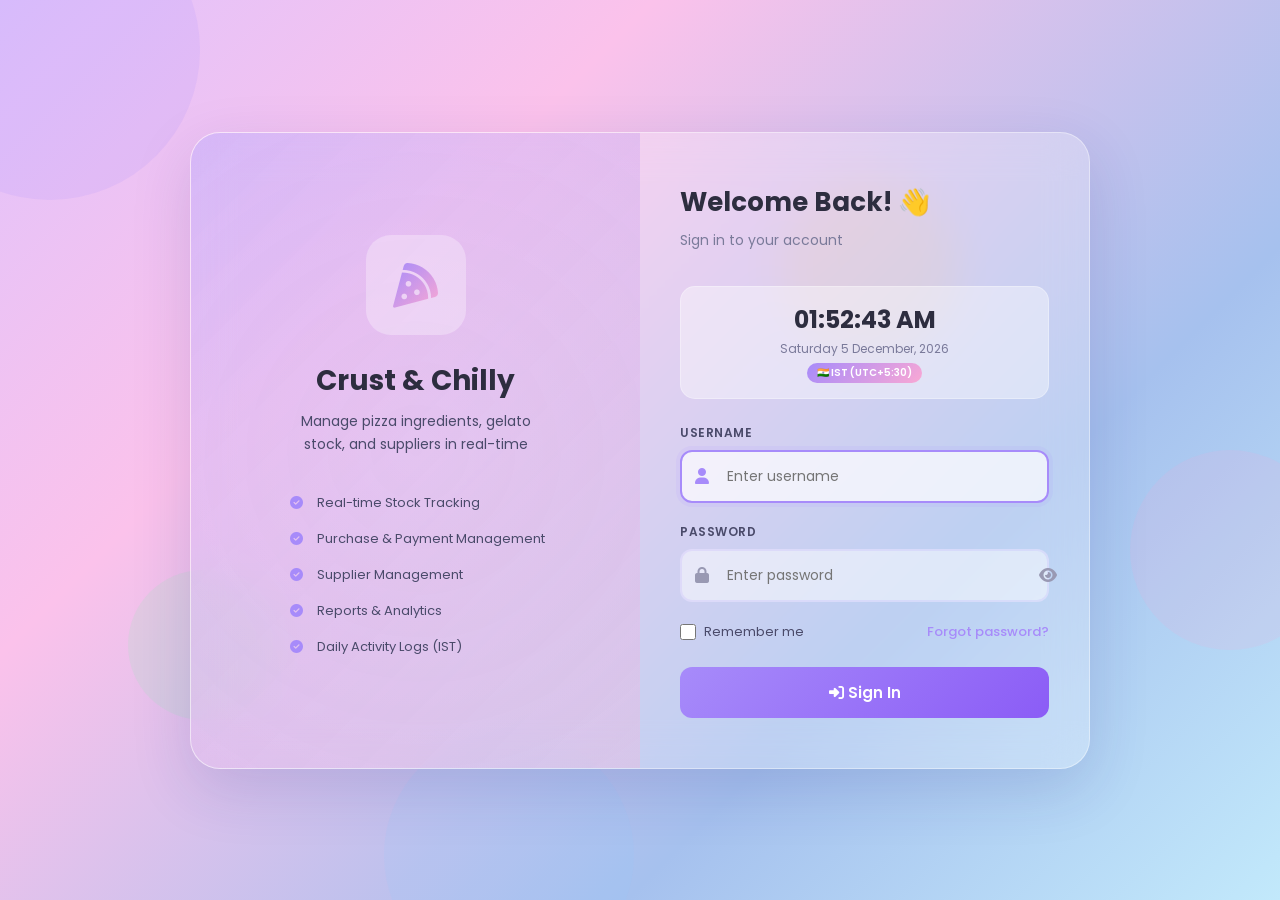
<file: stockout.html>
<!DOCTYPE html>
<html lang="en">
<head>
    <meta charset="UTF-8">
    <meta name="viewport" content="width=device-width, initial-scale=1.0">
    <title>Crust & Chilly - Stock Out</title>
    <link href="https://fonts.googleapis.com/css2?family=Poppins:wght@300;400;500;600;700&display=swap" rel="stylesheet">
    <link href="https://cdnjs.cloudflare.com/ajax/libs/font-awesome/6.4.0/css/all.min.css" rel="stylesheet">
    <link rel="stylesheet" href="css/style.css">
    <link rel="stylesheet" href="css/responsive.css">
    <!-- SEO Meta Tags -->
<meta name="description" content="Modern Inventory Management System - Track products, purchases, suppliers, and generate reports">
<meta name="keywords" content="inventory, stock, management, business, warehouse, POS">
<meta name="author" content="AI Tool Cor">
<meta name="robots" content="index, follow">

<!-- Open Graph / Facebook -->
<meta property="og:type" content="website">
<meta property="og:url" content="https://inventory.aitoolcor.com/">
<meta property="og:title" content="Inventory System - AI Tool Cor">
<meta property="og:description" content="Modern Inventory Management System">
<meta property="og:image" content="https://inventory.aitoolcor.com/assets/images/og-image.png">

<!-- Twitter -->
<meta property="twitter:card" content="summary_large_image">
<meta property="twitter:url" content="https://inventory.aitoolcor.com/">
<meta property="twitter:title" content="Inventory System">
<meta property="twitter:description" content="Modern Inventory Management System">

<!-- Favicon -->
<link rel="icon" type="image/png" sizes="32x32" href="/assets/images/favicon-32.png">
<link rel="icon" type="image/png" sizes="16x16" href="/assets/images/favicon-16.png">
<link rel="apple-touch-icon" sizes="180x180" href="/assets/images/apple-touch-icon.png">

<!-- PWA Manifest -->
<link rel="manifest" href="/manifest.json">
<meta name="theme-color" content="#a78bfa">

<!-- iOS PWA -->
<meta name="apple-mobile-web-app-capable" content="yes">
<meta name="apple-mobile-web-app-status-bar-style" content="default">
<meta name="apple-mobile-web-app-title" content="Inventory">
</head>
<body>
    <div class="app-container">
        <aside class="sidebar" id="sidebar">
            <div class="sidebar-header">
                <div class="logo">
                    <i class="fas fa-pizza-slice"></i>
                    <div class="logo-text">
                        <span class="logo-title">CRUST & CHILLY</span>
                        <span class="logo-subtitle">INVENTORY</span>
                    </div>
                </div>
                <button class="sidebar-close" id="sidebarClose"><i class="fas fa-times"></i></button>
            </div>
            <nav class="sidebar-nav">
                <ul>
                    <li><a href="index.html"><i class="fas fa-chart-pie"></i><span>Dashboard</span></a></li>
                    <li><a href="inventory.html"><i class="fas fa-box"></i><span>Inventory</span></a></li>
                    <li><a href="purchase.html"><i class="fas fa-cart-plus"></i><span>Purchase</span></a></li>
                    <li class="active"><a href="stockout.html"><i class="fas fa-dolly"></i><span>Stock Out</span></a></li>
                    <li><a href="suppliers.html"><i class="fas fa-truck"></i><span>Suppliers</span></a></li>
                    <li><a href="reports.html"><i class="fas fa-file-lines"></i><span>Reports</span></a></li>
                    <li><a href="settings.html"><i class="fas fa-cog"></i><span>Settings</span></a></li>
                </ul>
            </nav>
            <div class="sidebar-profile-wrapper"></div>
        </aside>

        <div class="sidebar-overlay" id="sidebarOverlay"></div>

        <main class="main-content">
            <header class="header">
                <div class="header-left">
                    <button class="menu-toggle" id="menuToggle"><i class="fas fa-bars"></i></button>
                    <h2 class="page-title">📤 Stock Out</h2>
                </div>
                <div class="header-right">
                    <div class="notification" id="notificationBtn">
                        <i class="fas fa-bell"></i>
                        <span class="badge" id="notifBadge">0</span>
                    </div>
                    <div class="user-profile">
                        <div class="avatar"><i class="fas fa-user"></i></div>
                        <span class="user-name">Admin</span>
                    </div>
                </div>
            </header>

            <div class="page-content">
                <div class="toolbar glass-card">
                    <div class="toolbar-left">
                        <div class="search-box">
                            <i class="fas fa-search"></i>
                            <input type="text" placeholder="Search stock out..." id="stockoutSearch">
                        </div>
                        <input type="date" class="filter-date" id="stockoutDateFilter">
                    </div>
                    <div class="toolbar-right">
                        <button class="btn btn-primary" id="addStockOutBtn">
                            <i class="fas fa-plus"></i> New Stock Out
                        </button>
                    </div>
                </div>

                <div class="glass-card">
                    <div class="table-responsive">
                        <table class="data-table">
                            <thead>
                                <tr>
                                    <th>Date</th>
                                    <th>Product</th>
                                    <th>Quantity</th>
                                    <th>Reason</th>
                                    <th>Actions</th>
                                </tr>
                            </thead>
                            <tbody id="stockoutTableBody">
                                <tr>
                                    <td colspan="5" class="empty-state">
                                        <i class="fas fa-dolly"></i>
                                        <p>No stock out records</p>
                                    </td>
                                </tr>
                            </tbody>
                        </table>
                    </div>
                </div>
            </div>
        </main>
    </div>

    <!-- Stock Out Modal -->
    <div class="modal-overlay" id="stockoutModal">
        <div class="modal glass-modal">
            <div class="modal-header">
                <h2>New Stock Out</h2>
                <button class="modal-close" id="closeStockoutModal"><i class="fas fa-times"></i></button>
            </div>
            <div class="modal-body">
                <form id="stockoutForm">
                    <input type="hidden" id="stockoutId">
                    <div class="form-grid">
                        <div class="form-group">
                            <label>Date *</label>
                            <input type="date" id="stockoutDate" required>
                        </div>
                        <div class="form-group">
                            <label>Product *</label>
                            <select id="stockoutProduct" required>
                                <option value="">Select Product</option>
                            </select>
                        </div>
                        <div class="form-group">
                            <label>Available Stock</label>
                            <input type="number" id="availableStock" readonly>
                        </div>
                        <div class="form-group">
                            <label>Quantity *</label>
                            <input type="number" id="stockoutQuantity" required min="1">
                        </div>
                        <div class="form-group full-width">
                            <label>Reason *</label>
                            <select id="stockoutReason" required>
                                <option value="">Select Reason</option>
                                <option value="Sale">Sale</option>
                                <option value="Damage">Damage</option>
                                <option value="Return">Return</option>
                                <option value="Expired">Expired</option>
                                <option value="Sample">Sample</option>
                                <option value="Other">Other</option>
                            </select>
                        </div>
                    </div>
                </form>
            </div>
            <div class="modal-footer">
                <button class="btn btn-secondary" id="cancelStockout">Cancel</button>
                <button class="btn btn-primary" id="saveStockout">Save</button>
            </div>
        </div>
    </div>

    <!-- Notification Panel -->
    <div class="notification-panel" id="notificationPanel">
        <div class="notif-header">
            <h3>Notifications</h3>
            <button class="notif-close" id="notifClose"><i class="fas fa-times"></i></button>
        </div>
        <div class="notif-body" id="notifBody"></div>
    </div>

    <script src="js/storage.js"></script>
    <script src="js/firebase-sync.js"></script>
    <script src="js/app.js"></script>
    <script src="js/simulator.js"></script>
    <script src="js/stockout.js"></script>
</body>
</html>
</file>
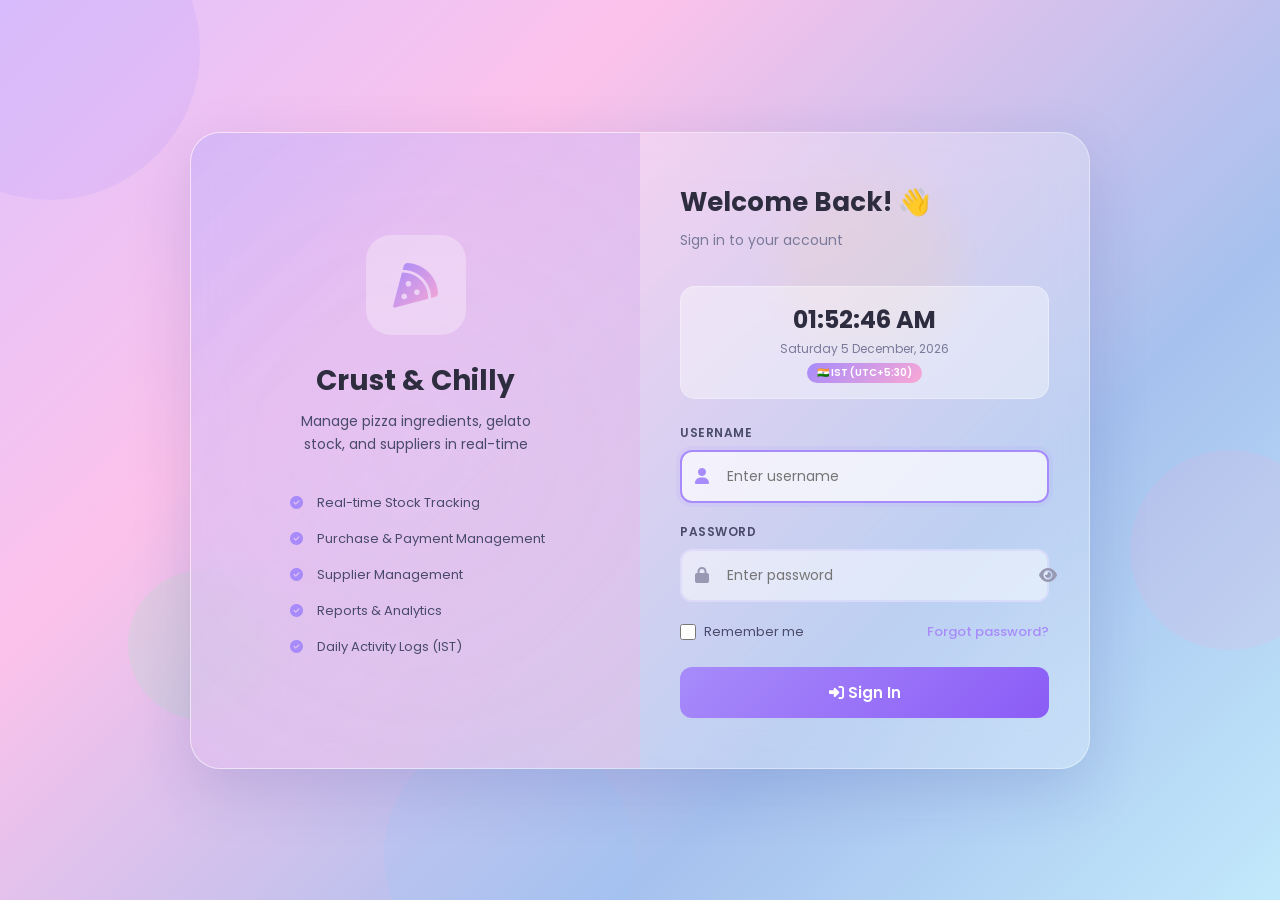
<file: suppliers.html>
<!DOCTYPE html>
<html lang="en">
<head>
    <meta charset="UTF-8">
    <meta name="viewport" content="width=device-width, initial-scale=1.0">
    <title>Crust & Chilly - Suppliers</title>
    <link href="https://fonts.googleapis.com/css2?family=Poppins:wght@300;400;500;600;700&display=swap" rel="stylesheet">
    <link href="https://cdnjs.cloudflare.com/ajax/libs/font-awesome/6.4.0/css/all.min.css" rel="stylesheet">
    <link rel="stylesheet" href="css/style.css">
    <link rel="stylesheet" href="css/responsive.css">
    <!-- SEO Meta Tags -->
<meta name="description" content="Modern Inventory Management System - Track products, purchases, suppliers, and generate reports">
<meta name="keywords" content="inventory, stock, management, business, warehouse, POS">
<meta name="author" content="AI Tool Cor">
<meta name="robots" content="index, follow">

<!-- Open Graph / Facebook -->
<meta property="og:type" content="website">
<meta property="og:url" content="https://inventory.aitoolcor.com/">
<meta property="og:title" content="Inventory System - AI Tool Cor">
<meta property="og:description" content="Modern Inventory Management System">
<meta property="og:image" content="https://inventory.aitoolcor.com/assets/images/og-image.png">

<!-- Twitter -->
<meta property="twitter:card" content="summary_large_image">
<meta property="twitter:url" content="https://inventory.aitoolcor.com/">
<meta property="twitter:title" content="Inventory System">
<meta property="twitter:description" content="Modern Inventory Management System">

<!-- Favicon -->
<link rel="icon" type="image/png" sizes="32x32" href="/assets/images/favicon-32.png">
<link rel="icon" type="image/png" sizes="16x16" href="/assets/images/favicon-16.png">
<link rel="apple-touch-icon" sizes="180x180" href="/assets/images/apple-touch-icon.png">

<!-- PWA Manifest -->
<link rel="manifest" href="/manifest.json">
<meta name="theme-color" content="#a78bfa">

<!-- iOS PWA -->
<meta name="apple-mobile-web-app-capable" content="yes">
<meta name="apple-mobile-web-app-status-bar-style" content="default">
<meta name="apple-mobile-web-app-title" content="Inventory">
</head>
<body>
    <div class="app-container">
        <aside class="sidebar" id="sidebar">
            <div class="sidebar-header">
                <div class="logo">
                    <i class="fas fa-pizza-slice"></i>
                    <div class="logo-text">
                        <span class="logo-title">CRUST & CHILLY</span>
                        <span class="logo-subtitle">INVENTORY</span>
                    </div>
                </div>
                <button class="sidebar-close" id="sidebarClose"><i class="fas fa-times"></i></button>
            </div>
            <nav class="sidebar-nav">
                <ul>
                    <li><a href="index.html"><i class="fas fa-chart-pie"></i><span>Dashboard</span></a></li>
                    <li><a href="inventory.html"><i class="fas fa-box"></i><span>Inventory</span></a></li>
                    <li><a href="purchase.html"><i class="fas fa-cart-plus"></i><span>Purchase</span></a></li>
                    <li><a href="stockout.html"><i class="fas fa-dolly"></i><span>Stock Out</span></a></li>
                    <li class="active"><a href="suppliers.html"><i class="fas fa-truck"></i><span>Suppliers</span></a></li>
                    <li><a href="reports.html"><i class="fas fa-file-lines"></i><span>Reports</span></a></li>
                    <li><a href="settings.html"><i class="fas fa-cog"></i><span>Settings</span></a></li>
                </ul>
            </nav>
            <div class="sidebar-profile-wrapper"></div>
        </aside>

        <div class="sidebar-overlay" id="sidebarOverlay"></div>

        <main class="main-content">
            <header class="header">
                <div class="header-left">
                    <button class="menu-toggle" id="menuToggle"><i class="fas fa-bars"></i></button>
                    <h2 class="page-title">🚚 Suppliers</h2>
                </div>
                <div class="header-right">
                    <div class="notification" id="notificationBtn">
                        <i class="fas fa-bell"></i>
                        <span class="badge" id="notifBadge">0</span>
                    </div>
                    <div class="user-profile">
                        <div class="avatar"><i class="fas fa-user"></i></div>
                        <span class="user-name">Admin</span>
                    </div>
                </div>
            </header>

            <div class="page-content">
                <div class="toolbar glass-card">
                    <div class="toolbar-left">
                        <div class="search-box">
                            <i class="fas fa-search"></i>
                            <input type="text" placeholder="Search suppliers..." id="supplierSearch">
                        </div>
                    </div>
                    <div class="toolbar-right">
                        <button class="btn btn-primary" id="addSupplierBtn">
                            <i class="fas fa-plus"></i> Add Supplier
                        </button>
                    </div>
                </div>

                <!-- Suppliers Grid -->
                <div class="suppliers-grid" id="suppliersGrid">
                    <div class="empty-state-large">
                        <i class="fas fa-truck"></i>
                        <p>No suppliers added yet</p>
                    </div>
                </div>
            </div>
        </main>
    </div>

    <!-- Add/Edit Supplier Modal -->
    <div class="modal-overlay" id="supplierModal">
        <div class="modal glass-modal">
            <div class="modal-header">
                <h2 id="supplierModalTitle">Add Supplier</h2>
                <button class="modal-close" id="closeSupplierModal"><i class="fas fa-times"></i></button>
            </div>
            <div class="modal-body">
                <form id="supplierForm">
                    <input type="hidden" id="supplierId">
                    <div class="form-grid">
                        <div class="form-group">
                            <label>Supplier Name *</label>
                            <input type="text" id="supplierName" required placeholder="Enter supplier name">
                        </div>
                        <div class="form-group">
                            <label>Phone *</label>
                            <input type="tel" id="supplierPhone" required placeholder="Phone number">
                        </div>
                        <div class="form-group full-width">
                            <label>Address</label>
                            <textarea id="supplierAddress" placeholder="Supplier address..." rows="2"></textarea>
                        </div>
                    </div>
                </form>
            </div>
            <div class="modal-footer">
                <button class="btn btn-secondary" id="cancelSupplier">Cancel</button>
                <button class="btn btn-primary" id="saveSupplier">Save Supplier</button>
            </div>
        </div>
    </div>

    <!-- Supplier Detail Modal -->
    <div class="modal-overlay" id="supplierDetailModal">
        <div class="modal glass-modal modal-large">
            <div class="modal-header">
                <h2 id="supplierDetailName">Supplier Details</h2>
                <button class="modal-close" id="closeSupplierDetail"><i class="fas fa-times"></i></button>
            </div>
            <div class="modal-body">
                <div class="detail-tabs">
                    <button class="tab-btn active" data-tab="purchases">Purchase History</button>
                    <button class="tab-btn" data-tab="pending">Pending Invoices</button>
                    <button class="tab-btn" data-tab="payments">Payment History</button>
                </div>
                <div class="tab-content active" id="tab-purchases">
                    <div class="table-responsive">
                        <table class="data-table">
                            <thead>
                                <tr>
                                    <th>Date</th>
                                    <th>Invoice</th>
                                    <th>Amount</th>
                                    <th>Paid</th>
                                    <th>Due</th>
                                    <th>Status</th>
                                </tr>
                            </thead>
                            <tbody id="supplierPurchasesBody"></tbody>
                        </table>
                    </div>
                </div>
                <div class="tab-content" id="tab-pending">
                    <div class="table-responsive">
                        <table class="data-table">
                            <thead>
                                <tr>
                                    <th>Invoice</th>
                                    <th>Amount</th>
                                    <th>Due Date</th>
                                    <th>Action</th>
                                </tr>
                            </thead>
                            <tbody id="supplierPendingBody"></tbody>
                        </table>
                    </div>
                </div>
                <div class="tab-content" id="tab-payments">
                    <div class="table-responsive">
                        <table class="data-table">
                            <thead>
                                <tr>
                                    <th>Date</th>
                                    <th>Amount</th>
                                    <th>Invoice</th>
                                    <th>Note</th>
                                </tr>
                            </thead>
                            <tbody id="supplierPaymentsBody"></tbody>
                        </table>
                    </div>
                </div>
            </div>
        </div>
    </div>

    <!-- Delete Confirm Modal -->
    <div class="modal-overlay" id="deleteModal">
        <div class="modal glass-modal modal-small">
            <div class="modal-header">
                <h2>Confirm Delete</h2>
                <button class="modal-close" id="closeDeleteModal"><i class="fas fa-times"></i></button>
            </div>
            <div class="modal-body">
                <p class="confirm-text">Are you sure you want to delete this supplier?</p>
                <p class="confirm-name" id="deleteSupplierName"></p>
            </div>
            <div class="modal-footer">
                <button class="btn btn-secondary" id="cancelDelete">Cancel</button>
                <button class="btn btn-danger" id="confirmDelete">Delete</button>
            </div>
        </div>
    </div>

    <!-- Notification Panel -->
    <div class="notification-panel" id="notificationPanel">
        <div class="notif-header">
            <h3>Notifications</h3>
            <button class="notif-close" id="notifClose"><i class="fas fa-times"></i></button>
        </div>
        <div class="notif-body" id="notifBody"></div>
    </div>

    <script src="js/storage.js"></script>
    <script src="js/firebase-sync.js"></script>
    <script src="js/app.js"></script>
    <script src="js/simulator.js"></script>
    <script src="js/supplier.js"></script>
</body>
</html>
</file>
<file: css/style.css>
/* ============================================
   INVENTORY SYSTEM - GLASSMORPHISM THEME
   ============================================ */

:root {
    --bg-gradient: #f1f5f9;
    --glass-bg: #ffffff;
    --glass-bg-hover: #f8fafc;
    --glass-border: #e2e8f0;
    --glass-shadow: 0 4px 6px -1px rgba(0,0,0,0.05), 0 2px 4px -2px rgba(0,0,0,0.05);
    --sidebar-width: 260px;
    --header-height: 70px;

    --text-dark: #0f172a;
    --text-medium: #334155;
    --text-muted: #64748b;
    --text-light: #94a3b8;

    --purple: #6366f1; /* Theme indigo primary selection */
    --purple-light: #e0e7ff; /* Very soft selection backdrop */
    --pink: #ec4899; /* Berry sweet pink */
    --pink-light: #fce7f3;
    --blue: #3b82f6; /* Sync blue */
    --blue-light: #dbeafe;
    --orange: #f97316; /* Pizza warm orange */
    --orange-light: #ffedd5;
    --green: #10b981; /* Trend/Success green */
    --green-light: #d1fae5;
    --red: #ef4444; /* Trend/Danger red */
    --red-light: #fee2e2;
    --yellow: #eab308;

    --success: #10b981;
    --warning: #f59e0b;
    --danger: #ef4444;
    --info: #3b82f6;

    --radius-sm: 8px;
    --radius-md: 12px;
    --radius-lg: 16px;
    --radius-xl: 20px;
    --radius-full: 9999px;

    --transition: all 0.25s cubic-bezier(0.4, 0, 0.2, 1);
}

/* ── Quick Header Widgets (Live Simulator) ── */
.header-widgets {
    display: flex;
    align-items: center;
    gap: 12px;
    margin-right: 15px;
}

.sim-widget {
    display: flex;
    align-items: center;
    gap: 8px;
    background: var(--glass-bg);
    border: 1px solid var(--glass-border);
    padding: 8px 14px;
    border-radius: var(--radius-md);
    font-size: 13px;
    font-weight: 500;
    cursor: pointer;
    transition: var(--transition);
    user-select: none;
}

.sim-widget:hover {
    background: var(--glass-bg-hover);
    transform: translateY(-1px);
}

.sim-pulse {
    width: 8px;
    height: 8px;
    border-radius: 50%;
    background: #6b7280;
    transition: var(--transition);
}

.sim-widget.active .sim-pulse {
    background: #10b981;
    box-shadow: 0 0 8px #10b981;
    animation: sim-pulse-anim 1.5s infinite;
}

.sim-widget.active {
    border-color: rgba(16, 185, 129, 0.4);
    box-shadow: 0 0 10px rgba(16, 185, 129, 0.1);
}

@keyframes sim-pulse-anim {
    0% { transform: scale(0.9); opacity: 0.6; }
    50% { transform: scale(1.3); opacity: 1; box-shadow: 0 0 12px #10b981; }
    100% { transform: scale(0.9); opacity: 0.6; }
}


/* ── Reset & Base ── */
* {
    margin: 0;
    padding: 0;
    box-sizing: border-box;
}

body {
    font-family: 'Poppins', sans-serif;
    background: var(--bg-gradient);
    background-attachment: fixed;
    height: 100vh;
    color: var(--text-dark);
    overflow: hidden;
}

a {
    text-decoration: none;
    color: inherit;
}

ul {
    list-style: none;
}

/* ── Scrollbar ── */
::-webkit-scrollbar {
    width: 6px;
    height: 6px;
}
::-webkit-scrollbar-track {
    background: transparent;
}
::-webkit-scrollbar-thumb {
    background: rgba(167, 139, 250, 0.3);
    border-radius: 10px;
}
::-webkit-scrollbar-thumb:hover {
    background: rgba(167, 139, 250, 0.5);
}

/* ── App Container ── */
.app-container {
    display: flex;
    min-height: 100vh;
    padding: 0;
    gap: 0;
    background: var(--bg-gradient);
}

/* ============================================
   SIDEBAR
   ============================================ */
.sidebar {
    width: var(--sidebar-width);
    min-width: var(--sidebar-width);
    background: var(--glass-bg);
    border-right: 1px solid var(--glass-border);
    display: flex;
    flex-direction: column;
    position: sticky;
    top: 0;
    height: 100vh;
    transition: var(--transition);
    z-index: 100;
}

.sidebar-header {
    padding: 24px 20px;
    border-bottom: 1px solid var(--glass-border);
    display: flex;
    align-items: center;
    justify-content: space-between;
}

.logo {
    display: flex;
    align-items: center;
    gap: 12px;
}

.logo > i {
    font-size: 28px;
    color: var(--purple);
    background: linear-gradient(135deg, var(--purple), var(--pink));
    -webkit-background-clip: text;
    -webkit-text-fill-color: transparent;
    background-clip: text;
}

.logo-text {
    display: flex;
    flex-direction: column;
}

.logo-title {
    font-size: 16px;
    font-weight: 700;
    color: var(--text-dark);
    line-height: 1.2;
}

.logo-subtitle {
    font-size: 11px;
    font-weight: 500;
    color: var(--text-muted);
    letter-spacing: 2px;
}

.sidebar-close {
    display: none;
    background: none;
    border: none;
    font-size: 20px;
    color: var(--text-muted);
    cursor: pointer;
    padding: 5px;
}

.sidebar-nav {
    flex: 1;
    padding: 15px 12px;
    overflow-y: auto;
}

.sidebar-nav ul {
    display: flex;
    flex-direction: column;
    gap: 5px;
}

.sidebar-nav li a {
    display: flex;
    align-items: center;
    gap: 12px;
    padding: 12px 18px;
    border-radius: var(--radius-md);
    color: var(--text-medium);
    font-size: 14px;
    font-weight: 500;
    transition: var(--transition);
}

.sidebar-nav li a:hover {
    background: var(--glass-bg-hover);
    color: var(--text-dark);
    transform: translateX(3px);
}

.sidebar-nav li.active a {
    background: var(--purple-light);
    color: var(--purple);
    font-weight: 600;
    box-shadow: none;
}

.sidebar-nav li a i {
    width: 20px;
    text-align: center;
    font-size: 16px;
}

.sidebar-nav li.active a i {
    color: var(--purple);
}

/* ── Sidebar Profile Card ── */
.sidebar-profile {
    padding: 20px;
    border-top: 1px solid var(--glass-border);
    display: flex;
    flex-direction: column;
    gap: 12px;
    background: #ffffff;
}

.profile-user-details {
    display: flex;
    align-items: center;
    gap: 12px;
}

.profile-avatar {
    width: 38px;
    height: 38px;
    border-radius: var(--radius-full);
    background: var(--purple-light);
    color: var(--purple);
    display: flex;
    align-items: center;
    justify-content: center;
    font-weight: 700;
    font-size: 15px;
    flex-shrink: 0;
}

.profile-info {
    display: flex;
    flex-direction: column;
    min-width: 0;
    flex: 1;
}

.profile-name {
    font-size: 13px;
    font-weight: 600;
    color: var(--text-dark);
    white-space: nowrap;
    overflow: hidden;
    text-overflow: ellipsis;
    line-height: 1.2;
}

.profile-email {
    font-size: 10.5px;
    color: var(--text-muted);
    white-space: nowrap;
    overflow: hidden;
    text-overflow: ellipsis;
    margin-top: 2px;
}

.profile-signout {
    background: none;
    border: 1px solid var(--glass-border);
    color: var(--text-medium);
    font-size: 12px;
    font-weight: 500;
    cursor: pointer;
    padding: 8px 12px;
    border-radius: var(--radius-sm);
    transition: var(--transition);
    display: flex;
    align-items: center;
    justify-content: center;
    gap: 8px;
    width: 100%;
}

.profile-signout:hover {
    background: var(--glass-bg-hover);
    color: var(--red);
    border-color: var(--red-light);
}

.sidebar-profile-wrapper {
    margin-top: auto;
}

.sidebar-overlay {
    display: none;
    position: fixed;
    top: 0;
    left: 0;
    width: 100%;
    height: 100%;
    background: rgba(0, 0, 0, 0.3);
    backdrop-filter: blur(3px);
    z-index: 99;
}

/* ============================================
   MAIN CONTENT
   ============================================ */
.main-content {
    flex: 1;
    display: flex;
    flex-direction: column;
    min-width: 0;
    padding: 24px 30px;
    height: 100vh;
    overflow-y: auto;
}

/* ── Header ── */
.header {
    background: transparent;
    backdrop-filter: none;
    -webkit-backdrop-filter: none;
    border-radius: 0;
    border: none;
    box-shadow: none;
    padding: 0;
    display: flex;
    align-items: center;
    justify-content: space-between;
    margin-bottom: 24px;
    height: auto;
}

.header-left {
    display: flex;
    align-items: center;
    gap: 15px;
    flex: 1;
}

.menu-toggle {
    display: none;
    background: none;
    border: none;
    font-size: 20px;
    color: var(--text-medium);
    cursor: pointer;
    padding: 8px;
    border-radius: var(--radius-sm);
    transition: var(--transition);
}

.menu-toggle:hover {
    background: rgba(255, 255, 255, 0.4);
}

.page-title {
    font-size: 18px;
    font-weight: 600;
    color: var(--text-dark);
}

.search-box {
    position: relative;
    max-width: 300px;
    flex: 1;
}

.search-box i {
    position: absolute;
    left: 15px;
    top: 50%;
    transform: translateY(-50%);
    color: var(--text-light);
    font-size: 14px;
}

.search-box input {
    width: 100%;
    padding: 10px 15px 10px 40px;
    border: none;
    border-radius: var(--radius-full);
    background: rgba(255, 255, 255, 0.5);
    font-family: 'Poppins', sans-serif;
    font-size: 13px;
    color: var(--text-dark);
    outline: none;
    transition: var(--transition);
}

.search-box input:focus {
    background: rgba(255, 255, 255, 0.7);
    box-shadow: 0 2px 15px rgba(167, 139, 250, 0.15);
}

.search-box input::placeholder {
    color: var(--text-light);
}

.header-right {
    display: flex;
    align-items: center;
    gap: 15px;
}

.notification {
    position: relative;
    cursor: pointer;
    padding: 8px;
    border-radius: var(--radius-sm);
    transition: var(--transition);
}

.notification:hover {
    background: rgba(255, 255, 255, 0.4);
}

.notification i {
    font-size: 18px;
    color: var(--text-medium);
}

.notification .badge {
    position: absolute;
    top: 2px;
    right: 2px;
    background: var(--danger);
    color: white;
    font-size: 10px;
    width: 18px;
    height: 18px;
    border-radius: 50%;
    display: flex;
    align-items: center;
    justify-content: center;
    font-weight: 600;
}

.user-profile {
    display: flex;
    align-items: center;
    gap: 10px;
}

.avatar {
    width: 38px;
    height: 38px;
    border-radius: 50%;
    background: linear-gradient(135deg, var(--purple-light), var(--pink-light));
    display: flex;
    align-items: center;
    justify-content: center;
    color: var(--purple);
    font-size: 16px;
}

.user-name {
    font-size: 14px;
    font-weight: 500;
    color: var(--text-dark);
}

/* ── Page Content ── */
.page-content {
    flex: 1;
    overflow-y: auto;
    padding-bottom: 20px;
}

/* ── Welcome Section ── */
.welcome-section {
    margin-bottom: 20px;
}

.welcome-section h1 {
    font-size: 24px;
    font-weight: 700;
    color: var(--text-dark);
    margin-bottom: 5px;
}

.welcome-section p {
    font-size: 14px;
    color: var(--text-muted);
}

/* ============================================
   GLASS CARD
   ============================================ */
.glass-card {
    background: var(--glass-bg);
    backdrop-filter: blur(20px);
    -webkit-backdrop-filter: blur(20px);
    border-radius: var(--radius-lg);
    border: 1px solid var(--glass-border);
    box-shadow: var(--glass-shadow);
    padding: 25px;
    margin-bottom: 15px;
    transition: var(--transition);
}

.glass-card:hover {
    box-shadow: 0 12px 40px rgba(31, 38, 135, 0.15);
}

.glass-card h2 {
    font-size: 16px;
    font-weight: 600;
    color: var(--text-dark);
    margin-bottom: 20px;
    display: flex;
    align-items: center;
    gap: 10px;
}

.glass-card h2 i {
    color: var(--purple);
}

/* ============================================
   STATS GRID
   ============================================ */
.stats-grid {
    display: grid;
    grid-template-columns: repeat(auto-fit, minmax(180px, 1fr));
    gap: 15px;
    margin-bottom: 15px;
}

.stat-card {
    background: var(--glass-bg);
    backdrop-filter: blur(20px);
    -webkit-backdrop-filter: blur(20px);
    border-radius: var(--radius-lg);
    border: 1px solid var(--glass-border);
    box-shadow: var(--glass-shadow);
    padding: 20px;
    display: flex;
    align-items: center;
    gap: 15px;
    transition: var(--transition);
    cursor: default;
}

.stat-card:hover {
    transform: translateY(-3px);
    box-shadow: 0 12px 40px rgba(31, 38, 135, 0.18);
}

.stat-icon {
    width: 50px;
    height: 50px;
    border-radius: var(--radius-md);
    display: flex;
    align-items: center;
    justify-content: center;
    font-size: 20px;
}

.stat-products .stat-icon {
    background: linear-gradient(135deg, var(--purple-light), var(--purple));
    color: white;
}
.stat-value .stat-icon {
    background: linear-gradient(135deg, var(--green-light), var(--green));
    color: white;
}
.stat-low .stat-icon {
    background: linear-gradient(135deg, var(--yellow), var(--orange));
    color: white;
}
.stat-out .stat-icon {
    background: linear-gradient(135deg, var(--red-light), var(--red));
    color: white;
}
.stat-pending .stat-icon {
    background: linear-gradient(135deg, var(--blue-light), var(--blue));
    color: white;
}
.stat-overdue .stat-icon {
    background: linear-gradient(135deg, var(--pink-light), var(--pink));
    color: white;
}

.stat-info h3 {
    font-size: 22px;
    font-weight: 700;
    color: var(--text-dark);
    line-height: 1.2;
}

.stat-info p {
    font-size: 12px;
    color: var(--text-muted);
    font-weight: 400;
}

/* ============================================
   ROW GRID
   ============================================ */
.row-grid {
    display: grid;
    grid-template-columns: 1fr 1fr;
    gap: 15px;
    margin-bottom: 15px;
}

/* ── Stock Summary ── */
.summary-items {
    display: flex;
    gap: 20px;
    margin-bottom: 20px;
    flex-wrap: wrap;
}

.summary-item {
    flex: 1;
    min-width: 120px;
    padding: 12px 15px;
    background: rgba(255, 255, 255, 0.3);
    border-radius: var(--radius-md);
    text-align: center;
}

.summary-label {
    font-size: 11px;
    color: var(--text-muted);
    display: block;
    margin-bottom: 5px;
}

.summary-value {
    font-size: 20px;
    font-weight: 700;
    color: var(--text-dark);
}

.text-success {
    color: var(--success) !important;
}
.text-danger {
    color: var(--danger) !important;
}
.text-warning {
    color: var(--warning) !important;
}

.chart-container {
    position: relative;
    height: 200px;
}

/* ── Quick Actions ── */
.action-buttons {
    display: flex;
    flex-direction: column;
    gap: 12px;
}

.action-btn {
    display: flex;
    align-items: center;
    gap: 12px;
    padding: 14px 20px;
    border-radius: var(--radius-md);
    font-size: 14px;
    font-weight: 500;
    color: white;
    transition: var(--transition);
    cursor: pointer;
    border: none;
    text-decoration: none;
}

.action-btn:hover {
    transform: translateX(5px);
    box-shadow: 0 5px 20px rgba(0, 0, 0, 0.15);
}

.btn-purple {
    background: linear-gradient(135deg, #a78bfa, #8b5cf6);
}
.btn-pink {
    background: linear-gradient(135deg, #f9a8d4, #ec4899);
}
.btn-blue {
    background: linear-gradient(135deg, #93c5fd, #3b82f6);
}
.btn-orange {
    background: linear-gradient(135deg, #fdba74, #f97316);
}

/* ============================================
   TABLES
   ============================================ */
.table-responsive {
    overflow-x: auto;
}

.data-table {
    width: 100%;
    border-collapse: collapse;
}

.data-table thead th {
    text-align: left;
    padding: 12px 15px;
    font-size: 12px;
    font-weight: 600;
    color: var(--text-muted);
    text-transform: uppercase;
    letter-spacing: 0.5px;
    border-bottom: 2px solid rgba(167, 139, 250, 0.15);
    white-space: nowrap;
}

.data-table tbody td {
    padding: 12px 15px;
    font-size: 13px;
    color: var(--text-medium);
    border-bottom: 1px solid rgba(255, 255, 255, 0.3);
    vertical-align: middle;
}

.data-table tbody tr {
    transition: var(--transition);
}

.data-table tbody tr:hover {
    background: rgba(255, 255, 255, 0.3);
}

.data-table tbody tr:last-child td {
    border-bottom: none;
}

/* ── Status Badges ── */
.badge-status {
    display: inline-block;
    padding: 4px 12px;
    border-radius: var(--radius-full);
    font-size: 11px;
    font-weight: 600;
    text-transform: capitalize;
}

.badge-paid, .badge-in-stock {
    background: rgba(34, 197, 94, 0.15);
    color: var(--success);
}

.badge-pending, .badge-low-stock {
    background: rgba(245, 158, 11, 0.15);
    color: var(--warning);
}

.badge-overdue, .badge-out-of-stock {
    background: rgba(239, 68, 68, 0.15);
    color: var(--danger);
}

.badge-partial {
    background: rgba(59, 130, 246, 0.15);
    color: var(--info);
}

/* ── Empty State ── */
.empty-state {
    text-align: center;
    padding: 40px 20px !important;
    color: var(--text-light) !important;
}

.empty-state i {
    font-size: 40px;
    margin-bottom: 10px;
    display: block;
    opacity: 0.5;
}

.empty-state p {
    font-size: 14px;
}

.empty-state-large {
    text-align: center;
    padding: 80px 20px;
    color: var(--text-light);
}

.empty-state-large i {
    font-size: 60px;
    margin-bottom: 15px;
    display: block;
    opacity: 0.4;
}

/* ============================================
   TOOLBAR
   ============================================ */
.toolbar {
    display: flex;
    align-items: center;
    justify-content: space-between;
    flex-wrap: wrap;
    gap: 15px;
    padding: 15px 20px;
}

.toolbar-left {
    display: flex;
    align-items: center;
    gap: 12px;
    flex-wrap: wrap;
    flex: 1;
}

.toolbar-right {
    display: flex;
    align-items: center;
    gap: 10px;
}

.filter-select {
    padding: 10px 15px;
    border: none;
    border-radius: var(--radius-full);
    background: rgba(255, 255, 255, 0.5);
    font-family: 'Poppins', sans-serif;
    font-size: 13px;
    color: var(--text-medium);
    outline: none;
    cursor: pointer;
    transition: var(--transition);
}

.filter-select:focus {
    background: rgba(255, 255, 255, 0.7);
}

.filter-date {
    padding: 10px 15px;
    border: none;
    border-radius: var(--radius-full);
    background: rgba(255, 255, 255, 0.5);
    font-family: 'Poppins', sans-serif;
    font-size: 13px;
    color: var(--text-medium);
    outline: none;
    cursor: pointer;
}

/* ============================================
   BUTTONS
   ============================================ */
.btn {
    display: inline-flex;
    align-items: center;
    gap: 8px;
    padding: 10px 22px;
    border: none;
    border-radius: var(--radius-full);
    font-family: 'Poppins', sans-serif;
    font-size: 13px;
    font-weight: 500;
    cursor: pointer;
    transition: var(--transition);
    white-space: nowrap;
}

.btn:hover {
    transform: translateY(-2px);
    box-shadow: 0 5px 20px rgba(0, 0, 0, 0.15);
}

.btn-primary {
    background: linear-gradient(135deg, var(--purple), #8b5cf6);
    color: white;
}

.btn-secondary {
    background: rgba(255, 255, 255, 0.5);
    color: var(--text-medium);
}

.btn-secondary:hover {
    background: rgba(255, 255, 255, 0.7);
}

.btn-danger {
    background: linear-gradient(135deg, var(--red), var(--danger));
    color: white;
}

.btn-success {
    background: linear-gradient(135deg, var(--green), var(--success));
    color: white;
}

.btn-warning {
    background: linear-gradient(135deg, var(--yellow), var(--warning));
    color: white;
}

.btn-small {
    padding: 6px 14px;
    font-size: 12px;
}

.btn-icon {
    width: 34px;
    height: 34px;
    padding: 0;
    border-radius: var(--radius-sm);
    display: inline-flex;
    align-items: center;
    justify-content: center;
    font-size: 14px;
    border: none;
    cursor: pointer;
    transition: var(--transition);
}

.btn-icon:hover {
    transform: scale(1.1);
}

.btn-icon.edit {
    background: rgba(59, 130, 246, 0.15);
    color: var(--info);
}

.btn-icon.delete {
    background: rgba(239, 68, 68, 0.15);
    color: var(--danger);
}

.btn-icon.view {
    background: rgba(167, 139, 250, 0.15);
    color: var(--purple);
}

.btn-icon.pay {
    background: rgba(34, 197, 94, 0.15);
    color: var(--success);
}

.action-btns {
    display: flex;
    gap: 6px;
}

/* ============================================
   MODALS
   ============================================ */
.modal-overlay {
    display: none;
    position: fixed;
    top: 0;
    left: 0;
    width: 100%;
    height: 100%;
    background: rgba(0, 0, 0, 0.3);
    backdrop-filter: blur(5px);
    -webkit-backdrop-filter: blur(5px);
    z-index: 200;
    align-items: center;
    justify-content: center;
    padding: 20px;
}

.modal-overlay.active {
    display: flex;
}

.glass-modal {
    background: rgba(255, 255, 255, 0.75);
    backdrop-filter: blur(25px);
    -webkit-backdrop-filter: blur(25px);
    border-radius: var(--radius-xl);
    border: 1px solid rgba(255, 255, 255, 0.5);
    box-shadow: 0 20px 60px rgba(31, 38, 135, 0.2);
    width: 100%;
    max-width: 550px;
    max-height: 90vh;
    display: flex;
    flex-direction: column;
    animation: modalSlideIn 0.3s ease;
}

.modal-large {
    max-width: 800px;
}

.modal-small {
    max-width: 420px;
}

@keyframes modalSlideIn {
    from {
        opacity: 0;
        transform: translateY(-20px) scale(0.95);
    }
    to {
        opacity: 1;
        transform: translateY(0) scale(1);
    }
}

.modal-header {
    display: flex;
    align-items: center;
    justify-content: space-between;
    padding: 20px 25px;
    border-bottom: 1px solid rgba(167, 139, 250, 0.15);
}

.modal-header h2 {
    font-size: 18px;
    font-weight: 600;
    color: var(--text-dark);
    margin: 0;
}

.modal-close {
    background: none;
    border: none;
    font-size: 18px;
    color: var(--text-muted);
    cursor: pointer;
    padding: 5px;
    border-radius: 50%;
    transition: var(--transition);
}

.modal-close:hover {
    background: rgba(239, 68, 68, 0.1);
    color: var(--danger);
}

.modal-body {
    padding: 25px;
    overflow-y: auto;
    flex: 1;
}

.modal-footer {
    display: flex;
    justify-content: flex-end;
    gap: 10px;
    padding: 15px 25px;
    border-top: 1px solid rgba(167, 139, 250, 0.15);
}

/* ── Form Styles ── */
.form-grid {
    display: grid;
    grid-template-columns: 1fr 1fr;
    gap: 18px;
}

.form-group {
    display: flex;
    flex-direction: column;
    gap: 6px;
}

.form-group.full-width {
    grid-column: 1 / -1;
}

.form-group label {
    font-size: 12px;
    font-weight: 600;
    color: var(--text-medium);
    text-transform: uppercase;
    letter-spacing: 0.5px;
}

.form-group input,
.form-group select,
.form-group textarea {
    padding: 10px 15px;
    border: 2px solid rgba(167, 139, 250, 0.15);
    border-radius: var(--radius-sm);
    background: rgba(255, 255, 255, 0.5);
    font-family: 'Poppins', sans-serif;
    font-size: 13px;
    color: var(--text-dark);
    outline: none;
    transition: var(--transition);
}

.form-group input:focus,
.form-group select:focus,
.form-group textarea:focus {
    border-color: var(--purple);
    background: rgba(255, 255, 255, 0.7);
    box-shadow: 0 0 0 3px rgba(167, 139, 250, 0.1);
}

.form-group input[readonly] {
    background: rgba(255, 255, 255, 0.3);
    color: var(--text-muted);
}

.form-group textarea {
    resize: vertical;
}

/* ── Confirm Modal ── */
.confirm-text {
    font-size: 14px;
    color: var(--text-medium);
    margin-bottom: 10px;
}

.confirm-name {
    font-size: 16px;
    font-weight: 600;
    color: var(--danger);
}

/* ── Product Lines (Purchase) ── */
.product-lines-section {
    margin: 20px 0;
}

.section-header {
    display: flex;
    align-items: center;
    justify-content: space-between;
    margin-bottom: 10px;
}

.section-header h3 {
    font-size: 14px;
    font-weight: 600;
    color: var(--text-dark);
}

.product-lines-table .form-group {
    margin: 0;
}

.product-lines-table select,
.product-lines-table input {
    padding: 8px 10px;
    font-size: 12px;
    min-width: 80px;
}

.product-lines-table select {
    min-width: 150px;
}

.payment-section {
    margin-top: 20px;
    padding-top: 20px;
    border-top: 2px solid rgba(167, 139, 250, 0.15);
}

.total-field {
    font-weight: 700 !important;
    font-size: 16px !important;
    color: var(--text-dark) !important;
}

.due-field {
    font-weight: 700 !important;
    color: var(--danger) !important;
}

/* ============================================
   NOTIFICATION PANEL
   ============================================ */
.notification-panel {
    position: fixed;
    top: 15px;
    right: -380px;
    width: 350px;
    max-height: calc(100vh - 30px);
    background: rgba(255, 255, 255, 0.8);
    backdrop-filter: blur(25px);
    -webkit-backdrop-filter: blur(25px);
    border-radius: var(--radius-xl);
    border: 1px solid rgba(255, 255, 255, 0.5);
    box-shadow: 0 20px 60px rgba(31, 38, 135, 0.2);
    z-index: 300;
    transition: right 0.3s ease;
    display: flex;
    flex-direction: column;
}

.notification-panel.active {
    right: 15px;
}

.notif-header {
    display: flex;
    align-items: center;
    justify-content: space-between;
    padding: 20px;
    border-bottom: 1px solid rgba(167, 139, 250, 0.15);
}

.notif-header h3 {
    font-size: 16px;
    font-weight: 600;
}

.notif-close {
    background: none;
    border: none;
    font-size: 16px;
    color: var(--text-muted);
    cursor: pointer;
}

.notif-body {
    padding: 15px;
    overflow-y: auto;
    flex: 1;
}

.notif-item {
    display: flex;
    gap: 12px;
    padding: 12px;
    border-radius: var(--radius-sm);
    margin-bottom: 8px;
    background: rgba(255, 255, 255, 0.4);
    transition: var(--transition);
}

.notif-item:hover {
    background: rgba(255, 255, 255, 0.6);
}

.notif-icon {
    width: 36px;
    height: 36px;
    border-radius: 50%;
    display: flex;
    align-items: center;
    justify-content: center;
    font-size: 14px;
    flex-shrink: 0;
}

.notif-icon.warning {
    background: rgba(245, 158, 11, 0.15);
    color: var(--warning);
}

.notif-icon.danger {
    background: rgba(239, 68, 68, 0.15);
    color: var(--danger);
}

.notif-icon.info {
    background: rgba(59, 130, 246, 0.15);
    color: var(--info);
}

.notif-text {
    flex: 1;
}

.notif-text p {
    font-size: 13px;
    color: var(--text-medium);
    margin-bottom: 3px;
}

.notif-text span {
    font-size: 11px;
    color: var(--text-light);
}

.empty-notif {
    text-align: center;
    color: var(--text-light);
    padding: 30px;
}

/* ============================================
   SUPPLIERS GRID
   ============================================ */
.suppliers-grid {
    display: grid;
    grid-template-columns: repeat(auto-fill, minmax(300px, 1fr));
    gap: 15px;
}

.supplier-card {
    background: var(--glass-bg);
    backdrop-filter: blur(20px);
    -webkit-backdrop-filter: blur(20px);
    border-radius: var(--radius-lg);
    border: 1px solid var(--glass-border);
    box-shadow: var(--glass-shadow);
    padding: 25px;
    transition: var(--transition);
    cursor: pointer;
}

.supplier-card:hover {
    transform: translateY(-3px);
    box-shadow: 0 12px 40px rgba(31, 38, 135, 0.18);
}

.supplier-card-header {
    display: flex;
    align-items: center;
    justify-content: space-between;
    margin-bottom: 18px;
}

.supplier-avatar {
    width: 50px;
    height: 50px;
    border-radius: 50%;
    background: linear-gradient(135deg, var(--purple-light), var(--pink-light));
    display: flex;
    align-items: center;
    justify-content: center;
    font-size: 20px;
    color: var(--purple);
    font-weight: 700;
}

.supplier-name {
    font-size: 16px;
    font-weight: 600;
    color: var(--text-dark);
    margin-bottom: 4px;
}

.supplier-phone {
    font-size: 13px;
    color: var(--text-muted);
}

.supplier-stats {
    display: grid;
    grid-template-columns: 1fr 1fr;
    gap: 12px;
    margin-top: 15px;
}

.supplier-stat {
    padding: 10px;
    background: rgba(255, 255, 255, 0.3);
    border-radius: var(--radius-sm);
    text-align: center;
}

.supplier-stat-label {
    font-size: 10px;
    color: var(--text-muted);
    text-transform: uppercase;
    letter-spacing: 0.5px;
    display: block;
    margin-bottom: 3px;
}

.supplier-stat-value {
    font-size: 16px;
    font-weight: 700;
    color: var(--text-dark);
}

.supplier-stat-value.pending {
    color: var(--danger);
}

/* ============================================
   TABS
   ============================================ */
.detail-tabs {
    display: flex;
    gap: 5px;
    margin-bottom: 20px;
    border-bottom: 2px solid rgba(167, 139, 250, 0.15);
    padding-bottom: 0;
}

.tab-btn {
    padding: 10px 20px;
    border: none;
    background: none;
    font-family: 'Poppins', sans-serif;
    font-size: 13px;
    font-weight: 500;
    color: var(--text-muted);
    cursor: pointer;
    transition: var(--transition);
    border-bottom: 2px solid transparent;
    margin-bottom: -2px;
}

.tab-btn.active {
    color: var(--purple);
    border-bottom-color: var(--purple);
    font-weight: 600;
}

.tab-btn:hover {
    color: var(--text-dark);
}

.tab-content {
    display: none;
}

.tab-content.active {
    display: block;
}

/* ============================================
   REPORT TABS
   ============================================ */
.report-tabs {
    display: flex;
    gap: 8px;
    padding: 15px 20px;
    flex-wrap: wrap;
}

.report-tab {
    padding: 10px 18px;
    border: none;
    border-radius: var(--radius-full);
    background: rgba(255, 255, 255, 0.3);
    font-family: 'Poppins', sans-serif;
    font-size: 13px;
    font-weight: 500;
    color: var(--text-medium);
    cursor: pointer;
    transition: var(--transition);
    display: flex;
    align-items: center;
    gap: 8px;
}

.report-tab:hover {
    background: rgba(255, 255, 255, 0.5);
}

.report-tab.active {
    background: linear-gradient(135deg, var(--purple), #8b5cf6);
    color: white;
    box-shadow: 0 4px 15px rgba(167, 139, 250, 0.3);
}

.report-header {
    display: flex;
    align-items: center;
    justify-content: space-between;
    margin-bottom: 20px;
}

.report-header h2 {
    margin: 0;
}

.report-header p {
    font-size: 12px;
    color: var(--text-muted);
}

.report-summary {
    margin-top: 20px;
    padding-top: 15px;
    border-top: 2px solid rgba(167, 139, 250, 0.15);
    display: flex;
    gap: 20px;
    flex-wrap: wrap;
}

.summary-box {
    padding: 12px 20px;
    background: rgba(255, 255, 255, 0.3);
    border-radius: var(--radius-sm);
    text-align: center;
}

.summary-box label {
    font-size: 11px;
    color: var(--text-muted);
    display: block;
    margin-bottom: 3px;
}

.summary-box span {
    font-size: 18px;
    font-weight: 700;
    color: var(--text-dark);
}

.date-range {
    display: flex;
    align-items: center;
    gap: 8px;
}

.date-range span {
    font-size: 13px;
    color: var(--text-muted);
}

/* ============================================
   TOAST NOTIFICATION
   ============================================ */
.toast-container {
    position: fixed;
    top: 20px;
    right: 20px;
    z-index: 500;
    display: flex;
    flex-direction: column;
    gap: 10px;
}

.toast {
    padding: 15px 20px;
    border-radius: var(--radius-md);
    background: rgba(255, 255, 255, 0.85);
    backdrop-filter: blur(20px);
    -webkit-backdrop-filter: blur(20px);
    border: 1px solid rgba(255, 255, 255, 0.5);
    box-shadow: 0 10px 30px rgba(31, 38, 135, 0.15);
    display: flex;
    align-items: center;
    gap: 12px;
    min-width: 300px;
    animation: toastSlideIn 0.3s ease;
    font-size: 13px;
    font-weight: 500;
}

.toast.success {
    border-left: 4px solid var(--success);
}
.toast.error {
    border-left: 4px solid var(--danger);
}
.toast.warning {
    border-left: 4px solid var(--warning);
}
.toast.info {
    border-left: 4px solid var(--info);
}

.toast i {
    font-size: 18px;
}

.toast.success i { color: var(--success); }
.toast.error i { color: var(--danger); }
.toast.warning i { color: var(--warning); }
.toast.info i { color: var(--info); }

.toast-close {
    margin-left: auto;
    background: none;
    border: none;
    color: var(--text-light);
    cursor: pointer;
    font-size: 14px;
}

@keyframes toastSlideIn {
    from {
        opacity: 0;
        transform: translateX(50px);
    }
    to {
        opacity: 1;
        transform: translateX(0);
    }
}

@keyframes toastSlideOut {
    from {
        opacity: 1;
        transform: translateX(0);
    }
    to {
        opacity: 0;
        transform: translateX(50px);
    }
}

/* ============================================
   HEADER CLOCK (IST)
   ============================================ */
.header-clock {
    text-align: center;
    padding: 5px 15px;
    background: rgba(255, 255, 255, 0.3);
    border-radius: 12px;
    min-width: 120px;
}

.clock-time {
    font-size: 14px;
    font-weight: 700;
    color: var(--text-dark);
    font-variant-numeric: tabular-nums;
    line-height: 1.2;
}

.clock-date {
    font-size: 10px;
    color: var(--text-muted);
}

/* ============================================
   USER DROPDOWN
   ============================================ */
.user-dropdown {
    display: none;
    position: absolute;
    top: calc(100% + 10px);
    right: 0;
    width: 250px;
    background: rgba(255, 255, 255, 0.85);
    backdrop-filter: blur(25px);
    -webkit-backdrop-filter: blur(25px);
    border-radius: var(--radius-lg);
    border: 1px solid rgba(255, 255, 255, 0.5);
    box-shadow: 0 15px 40px rgba(31, 38, 135, 0.2);
    z-index: 200;
    overflow: hidden;
    animation: dropdownSlide 0.2s ease;
}

.user-dropdown.active {
    display: block;
}

@keyframes dropdownSlide {
    from {
        opacity: 0;
        transform: translateY(-10px);
    }
    to {
        opacity: 1;
        transform: translateY(0);
    }
}

.dropdown-header {
    display: flex;
    align-items: center;
    gap: 12px;
    padding: 15px 18px;
    background: rgba(167, 139, 250, 0.05);
}

.dropdown-avatar {
    width: 40px;
    height: 40px;
    border-radius: 50%;
    background: linear-gradient(135deg, var(--purple-light), var(--pink-light));
    display: flex;
    align-items: center;
    justify-content: center;
    font-size: 20px;
}

.dropdown-info {
    display: flex;
    flex-direction: column;
}

.dropdown-info strong {
    font-size: 14px;
    color: var(--text-dark);
}

.dropdown-info span {
    font-size: 11px;
    color: var(--text-muted);
}

.dropdown-divider {
    height: 1px;
    background: rgba(167, 139, 250, 0.12);
    margin: 0;
}

.dropdown-item {
    display: flex;
    align-items: center;
    gap: 10px;
    width: 100%;
    padding: 12px 18px;
    border: none;
    background: none;
    font-family: 'Poppins', sans-serif;
    font-size: 13px;
    color: var(--text-medium);
    cursor: pointer;
    transition: var(--transition);
    text-align: left;
}

.dropdown-item:hover {
    background: rgba(167, 139, 250, 0.08);
    color: var(--text-dark);
}

.dropdown-item i {
    width: 18px;
    text-align: center;
    color: var(--purple);
}

.dropdown-item.logout {
    color: var(--danger);
}

.dropdown-item.logout i {
    color: var(--danger);
}

.dropdown-item.logout:hover {
    background: rgba(239, 68, 68, 0.08);
}

/* ============================================
   ACTIVITY LOG ITEMS (Reuse notif-item styles)
   ============================================ */
.notif-icon.success {
    background: rgba(34, 197, 94, 0.15);
    color: var(--success);
}

/* ============================================
   RESPONSIVE CLOCK & DROPDOWN
   ============================================ */
@media (max-width: 768px) {
    .header-clock {
        display: none;
    }

    .user-dropdown {
        right: -10px;
        width: 230px;
    }
}

@media (max-width: 480px) {
    .user-dropdown {
        position: fixed;
        top: auto;
        bottom: 0;
        left: 0;
        right: 0;
        width: 100%;
        border-radius: var(--radius-xl) var(--radius-xl) 0 0;
    }
}

/* ============================================
   DASHBOARD ENHANCEMENTS
   ============================================ */

/* ── Dashboard Header ── */
.dashboard-header {
    display: grid;
    grid-template-columns: 1fr auto;
    gap: 20px;
    margin-bottom: 20px;
    align-items: start;
}

/* ── Date Filter Widget ── */
.date-filter-widget {
    padding: 15px 20px;
    min-width: 400px;
}

.filter-header {
    display: flex;
    align-items: center;
    gap: 8px;
    font-size: 13px;
    font-weight: 600;
    color: var(--text-medium);
    margin-bottom: 12px;
}

.filter-header i {
    color: var(--purple);
}

.date-filter-buttons {
    display: flex;
    flex-wrap: wrap;
    gap: 6px;
    margin-bottom: 10px;
}

.date-btn {
    padding: 6px 14px;
    border: none;
    border-radius: var(--radius-full);
    background: rgba(255, 255, 255, 0.4);
    font-family: 'Poppins', sans-serif;
    font-size: 12px;
    font-weight: 500;
    color: var(--text-medium);
    cursor: pointer;
    transition: var(--transition);
    display: inline-flex;
    align-items: center;
    gap: 5px;
}

.date-btn:hover {
    background: rgba(255, 255, 255, 0.6);
    transform: translateY(-1px);
}

.date-btn.active {
    background: linear-gradient(135deg, var(--purple), #8b5cf6);
    color: white;
    box-shadow: 0 3px 10px rgba(167, 139, 250, 0.3);
}

.custom-date-range {
    display: flex;
    align-items: center;
    gap: 8px;
    margin-top: 10px;
    padding: 10px;
    background: rgba(255, 255, 255, 0.3);
    border-radius: var(--radius-md);
    flex-wrap: wrap;
}

.custom-date-range span {
    font-size: 12px;
    color: var(--text-muted);
}

.active-period {
    margin-top: 10px;
    padding: 8px 12px;
    background: rgba(167, 139, 250, 0.1);
    border-radius: var(--radius-sm);
    font-size: 12px;
    color: var(--text-medium);
    text-align: center;
}

.active-period strong {
    color: var(--purple);
}

/* ── Growth Indicators ── */
.growth-indicator {
    display: inline-flex;
    align-items: center;
    gap: 4px;
    padding: 3px 10px;
    background: rgba(34, 197, 94, 0.15);
    color: var(--success);
    border-radius: var(--radius-full);
    font-size: 11px;
    font-weight: 600;
    margin-top: 6px;
}

.growth-indicator i {
    font-size: 9px;
}

.growth-indicator.down {
    background: rgba(239, 68, 68, 0.15);
    color: var(--danger);
}

.growth-indicator.warning {
    background: rgba(245, 158, 11, 0.15);
    color: var(--warning);
}

.growth-indicator.danger {
    background: rgba(239, 68, 68, 0.15);
    color: var(--danger);
}

.growth-indicator.neutral {
    background: rgba(107, 114, 128, 0.15);
    color: var(--text-muted);
}

/* ── Animated Counters ── */
.counter,
.counter-currency {
    display: inline-block;
    transition: all 0.3s ease;
}

.counter.updating,
.counter-currency.updating {
    animation: countPulse 0.5s ease;
}

@keyframes countPulse {
    0% { transform: scale(1); }
    50% { transform: scale(1.05); }
    100% { transform: scale(1); }
}

/* ── Chart Containers ── */
.chart-container {
    position: relative;
    height: 200px;
    margin-top: 15px;
}

.chart-container-medium {
    position: relative;
    height: 260px;
    margin-top: 10px;
}

.chart-container-large {
    position: relative;
    height: 300px;
    margin-top: 10px;
}

/* ── Chart Legend ── */
.chart-legend {
    display: flex;
    flex-wrap: wrap;
    gap: 10px;
    justify-content: center;
    margin-top: 15px;
    padding-top: 15px;
    border-top: 1px solid rgba(167, 139, 250, 0.1);
}

.legend-item {
    display: flex;
    align-items: center;
    gap: 6px;
    font-size: 11px;
    color: var(--text-medium);
    padding: 4px 10px;
    background: rgba(255, 255, 255, 0.3);
    border-radius: var(--radius-full);
}

.legend-color {
    width: 10px;
    height: 10px;
    border-radius: 50%;
}

/* ============================================
   RESPONSIVE - Dashboard
   ============================================ */
@media (max-width: 1024px) {
    .dashboard-header {
        grid-template-columns: 1fr;
    }

    .date-filter-widget {
        min-width: 100%;
    }
}

@media (max-width: 768px) {
    .date-filter-buttons {
        justify-content: center;
    }

    .date-btn {
        padding: 5px 10px;
        font-size: 11px;
    }

    .chart-container-medium {
        height: 220px;
    }

    .chart-container-large {
        height: 250px;
    }

    .growth-indicator {
        font-size: 10px;
        padding: 2px 8px;
    }
}

@media (max-width: 480px) {
    .date-filter-widget {
        padding: 12px 15px;
    }

    .custom-date-range {
        flex-direction: column;
        align-items: stretch;
    }

    .custom-date-range .filter-date {
        width: 100%;
    }

    .chart-container-medium {
        height: 200px;
    }

    .chart-container-large {
        height: 220px;
    }
}

/* ============================================
   SYSTEM SETTINGS PAGE STYLES
   ============================================ */
.settings-grid-layout {
    grid-template-columns: 1fr 1.2fr;
    gap: 20px;
    align-items: start;
}

.settings-card {
    padding: 25px;
}

.card-header-icon {
    display: flex;
    align-items: center;
    gap: 12px;
    margin-bottom: 10px;
}

.card-header-icon i {
    font-size: 24px;
    color: var(--purple);
}

.card-header-icon h3 {
    font-size: 20px;
    font-weight: 600;
    color: var(--text-dark);
}

.settings-desc {
    font-size: 13px;
    color: var(--text-muted);
    margin-bottom: 25px;
    line-height: 1.5;
}

/* Theme Selector Cards */
.theme-list {
    display: flex;
    flex-direction: column;
    gap: 12px;
}

.theme-card {
    display: flex;
    align-items: center;
    gap: 15px;
    padding: 12px 18px;
    background: rgba(255, 255, 255, 0.15);
    border: 1px solid rgba(255, 255, 255, 0.1);
    border-radius: var(--radius-md);
    cursor: pointer;
    transition: var(--transition);
    position: relative;
}

.theme-card:hover {
    background: rgba(255, 255, 255, 0.25);
    transform: translateY(-2px);
}

.theme-card.active {
    background: var(--glass-bg);
    border-color: var(--purple);
    box-shadow: 0 4px 15px rgba(167, 139, 250, 0.15);
}

.theme-preview {
    width: 45px;
    height: 45px;
    border-radius: var(--radius-sm);
    position: relative;
    overflow: hidden;
    box-shadow: 0 4px 10px rgba(0, 0, 0, 0.1);
}

.preview-glass {
    position: absolute;
    top: 0;
    left: 0;
    width: 100%;
    height: 100%;
    background: linear-gradient(135deg, rgba(255,255,255,0.4) 0%, rgba(255,255,255,0) 50%);
}

.bg-crust-chilly { background: linear-gradient(135deg, #170a09 0%, #051417 100%); }
.bg-sunset { background: linear-gradient(135deg, #e0c3fc 0%, #fbc2eb 100%); }
.bg-midnight { background: linear-gradient(135deg, #090d16 0%, #1e1b4b 100%); }
.bg-cyberpunk { background: linear-gradient(135deg, #120024 0%, #d946ef 100%); }
.bg-mint { background: linear-gradient(135deg, #f0fdf4 0%, #86efac 100%); }
.bg-slate { background: linear-gradient(135deg, #0f172a 0%, #cbd5e1 100%); }

.theme-details {
    flex-grow: 1;
}

.theme-details span {
    font-size: 14px;
    font-weight: 500;
    color: var(--text-dark);
    display: block;
}

.theme-details p {
    font-size: 11px;
    color: var(--text-muted);
    margin-top: 2px;
}

.select-icon {
    font-size: 18px;
    color: var(--purple);
    opacity: 0;
    transform: scale(0.5);
    transition: var(--transition);
}

.theme-card.active .select-icon {
    opacity: 1;
    transform: scale(1);
}

/* Switch & Toggle Styling */
.sync-toggle-wrapper {
    display: flex;
    justify-content: space-between;
    align-items: center;
    background: rgba(255, 255, 255, 0.15);
    padding: 15px 20px;
    border-radius: var(--radius-md);
    margin-bottom: 20px;
    border: 1px solid rgba(255, 255, 255, 0.1);
}

.toggle-info {
    display: flex;
    flex-direction: column;
}

.toggle-title {
    font-size: 14px;
    font-weight: 600;
    color: var(--text-dark);
}

.toggle-sub {
    font-size: 11px;
    color: var(--text-muted);
    margin-top: 2px;
}

/* iOS switch slider */
.switch {
    position: relative;
    display: inline-block;
    width: 46px;
    height: 24px;
}

.switch input { 
    opacity: 0;
    width: 0;
    height: 0;
}

.slider {
    position: absolute;
    cursor: pointer;
    top: 0;
    left: 0;
    right: 0;
    bottom: 0;
    background-color: rgba(0, 0, 0, 0.2);
    transition: .3s;
}

.slider:before {
    position: absolute;
    content: "";
    height: 18px;
    width: 18px;
    left: 3px;
    bottom: 3px;
    background-color: white;
    transition: .3s;
    box-shadow: 0 2px 4px rgba(0,0,0,0.2);
}

input:checked + .slider {
    background-color: var(--purple);
}

input:focus + .slider {
    box-shadow: 0 0 1px var(--purple);
}

input:checked + .slider:before {
    transform: translateX(22px);
}

.slider.round {
    border-radius: 34px;
}

.slider.round:before {
    border-radius: 50%;
}

/* Status Badge */
.status-wrapper {
    display: flex;
    align-items: center;
    gap: 10px;
    margin-bottom: 25px;
    font-size: 13px;
    color: var(--text-medium);
}

.status-badge {
    display: inline-flex;
    align-items: center;
    gap: 6px;
    font-size: 11px;
    font-weight: 500;
    padding: 4px 10px;
    border-radius: var(--radius-full);
}

.status-offline {
    background: rgba(239, 68, 68, 0.15);
    color: #ef4444;
    border: 1px solid rgba(239, 68, 68, 0.2);
}

.status-online {
    background: rgba(34, 197, 94, 0.15);
    color: #22c55e;
    border: 1px solid rgba(34, 197, 94, 0.2);
}

.status-pending {
    background: rgba(245, 158, 11, 0.15);
    color: #f59e0b;
    border: 1px solid rgba(245, 158, 11, 0.2);
}

/* Firebase Form spacing */
.firebase-form {
    margin-top: 15px;
}

.firebase-actions {
    display: flex;
    justify-content: flex-end;
    gap: 12px;
    margin-top: 20px;
    border-top: 1px solid rgba(255, 255, 255, 0.1);
    padding-top: 20px;
}

/* Dynamic Sync Logging Console */
.console-wrapper {
    margin-top: 25px;
    background: rgba(0, 0, 0, 0.2);
    border-radius: var(--radius-md);
    overflow: hidden;
    border: 1px solid rgba(0, 0, 0, 0.1);
}

.console-header {
    display: flex;
    justify-content: space-between;
    align-items: center;
    background: rgba(0, 0, 0, 0.15);
    padding: 8px 15px;
    font-family: monospace;
    font-size: 11px;
    color: var(--text-medium);
    border-bottom: 1px solid rgba(255, 255, 255, 0.05);
}

.console-body {
    height: 120px;
    overflow-y: auto;
    padding: 12px;
    font-family: monospace;
    font-size: 11px;
    line-height: 1.6;
}

.console-line {
    margin-bottom: 4px;
    word-break: break-all;
}

.console-line-info {
    color: #94a3b8;
}

.console-line-success {
    color: #22c55e;
}

.console-line-warning {
    color: #f59e0b;
}

.console-line-error {
    color: #fca5a5;
    background: rgba(239, 68, 68, 0.1);
    padding: 2px 4px;
    border-radius: 4px;
}

.console-placeholder {
    color: #64748b;
    font-style: italic;
}
</file>
<file: css/responsive.css>
/* ============================================
   RESPONSIVE STYLES
   ============================================ */

/* ── Tablet (≤ 1024px) ── */
@media (max-width: 1024px) {
    .row-grid {
        grid-template-columns: 1fr;
    }

    .stats-grid {
        grid-template-columns: repeat(3, 1fr);
    }

    .form-grid {
        grid-template-columns: 1fr 1fr;
    }
}

/* ── Mobile Landscape / Small Tablet (≤ 768px) ── */
@media (max-width: 768px) {
    .app-container {
        padding: 10px;
        gap: 0;
    }

    /* Sidebar - Off-canvas */
    .sidebar {
        position: fixed;
        top: 0;
        left: -300px;
        width: 280px;
        min-width: 280px;
        height: 100vh;
        border-radius: 0 var(--radius-xl) var(--radius-xl) 0;
        z-index: 100;
        transition: left 0.3s ease;
    }

    .sidebar.active {
        left: 0;
    }

    .sidebar-close {
        display: block;
    }

    .sidebar-overlay.active {
        display: block;
    }

    .menu-toggle {
        display: flex;
    }

    /* Header */
    .header {
        border-radius: var(--radius-lg);
        padding: 12px 15px;
        height: auto;
    }

    .user-name {
        display: none;
    }

    .search-box {
        max-width: 200px;
    }

    .page-title {
        font-size: 15px;
    }

    /* Stats */
    .stats-grid {
        grid-template-columns: repeat(2, 1fr);
        gap: 10px;
    }

    .stat-card {
        padding: 15px;
    }

    .stat-icon {
        width: 40px;
        height: 40px;
        font-size: 16px;
    }

    .stat-info h3 {
        font-size: 18px;
    }

    /* Cards */
    .glass-card {
        padding: 18px;
        border-radius: var(--radius-lg);
    }

    /* Toolbar */
    .toolbar {
        padding: 12px 15px;
        flex-direction: column;
        align-items: stretch;
    }

    .toolbar-left,
    .toolbar-right {
        width: 100%;
    }

    .toolbar-right {
        justify-content: flex-end;
    }

    /* Tables */
    .data-table thead th,
    .data-table tbody td {
        padding: 10px 12px;
        font-size: 12px;
    }

    /* Modals */
    .modal-overlay {
        padding: 10px;
    }

    .glass-modal {
        border-radius: var(--radius-lg);
        max-height: 95vh;
    }

    .modal-header {
        padding: 15px 18px;
    }

    .modal-body {
        padding: 18px;
    }

    .modal-footer {
        padding: 12px 18px;
    }

    .form-grid {
        grid-template-columns: 1fr;
    }

    /* Quick Actions */
    .action-buttons {
        gap: 8px;
    }

    .action-btn {
        padding: 12px 16px;
        font-size: 13px;
    }

    /* Suppliers Grid */
    .suppliers-grid {
        grid-template-columns: 1fr;
    }

    /* Reports */
    .report-tabs {
        padding: 12px;
        gap: 6px;
    }

    .report-tab {
        padding: 8px 14px;
        font-size: 12px;
    }

    .report-tab i {
        display: none;
    }

    /* Welcome */
    .welcome-section h1 {
        font-size: 20px;
    }

    /* Notification Panel */
    .notification-panel {
        width: 100%;
        right: -100%;
        top: 0;
        border-radius: var(--radius-xl) 0 0 var(--radius-xl);
        max-height: 100vh;
    }

    .notification-panel.active {
        right: 0;
    }

    /* Toast */
    .toast-container {
        top: 10px;
        right: 10px;
        left: 10px;
    }

    .toast {
        min-width: auto;
    }

    /* Settings Page */
    .settings-grid-layout {
        grid-template-columns: 1fr;
    }
}

/* ── Mobile Portrait (≤ 480px) ── */
@media (max-width: 480px) {
    .stats-grid {
        grid-template-columns: 1fr 1fr;
        gap: 8px;
    }

    .stat-card {
        padding: 12px;
        gap: 10px;
        flex-direction: column;
        text-align: center;
    }

    .stat-icon {
        width: 36px;
        height: 36px;
        font-size: 14px;
    }

    .stat-info h3 {
        font-size: 16px;
    }

    .stat-info p {
        font-size: 10px;
    }

    .header-left {
        gap: 8px;
    }

    .search-box {
        display: none;
    }

    .header-widgets {
        gap: 6px;
        margin-right: 5px;
    }

    .sim-widget {
        padding: 6px 8px;
    }

    .sim-widget .sim-label {
        display: none;
    }

    .header-theme-select {
        padding: 6px 8px;
        font-size: 11px;
        max-width: 95px;
    }

    .summary-items {
        gap: 10px;
    }

    .summary-item {
        min-width: 80px;
    }

    .summary-value {
        font-size: 16px;
    }

    .welcome-section h1 {
        font-size: 18px;
    }

    .welcome-section p {
        font-size: 12px;
    }

    .glass-card h2 {
        font-size: 14px;
    }

    .btn {
        padding: 8px 16px;
        font-size: 12px;
    }

    .detail-tabs {
        overflow-x: auto;
        flex-wrap: nowrap;
    }

    .tab-btn {
        white-space: nowrap;
        padding: 8px 14px;
        font-size: 12px;
    }

    .supplier-card {
        padding: 18px;
    }

    .date-range {
        flex-wrap: wrap;
    }
}

/* ── Very Small (≤ 360px) ── */
@media (max-width: 360px) {
    .stats-grid {
        grid-template-columns: 1fr;
    }

    .stat-card {
        flex-direction: row;
        text-align: left;
    }

    .app-container {
        padding: 8px;
    }
}
</file>
